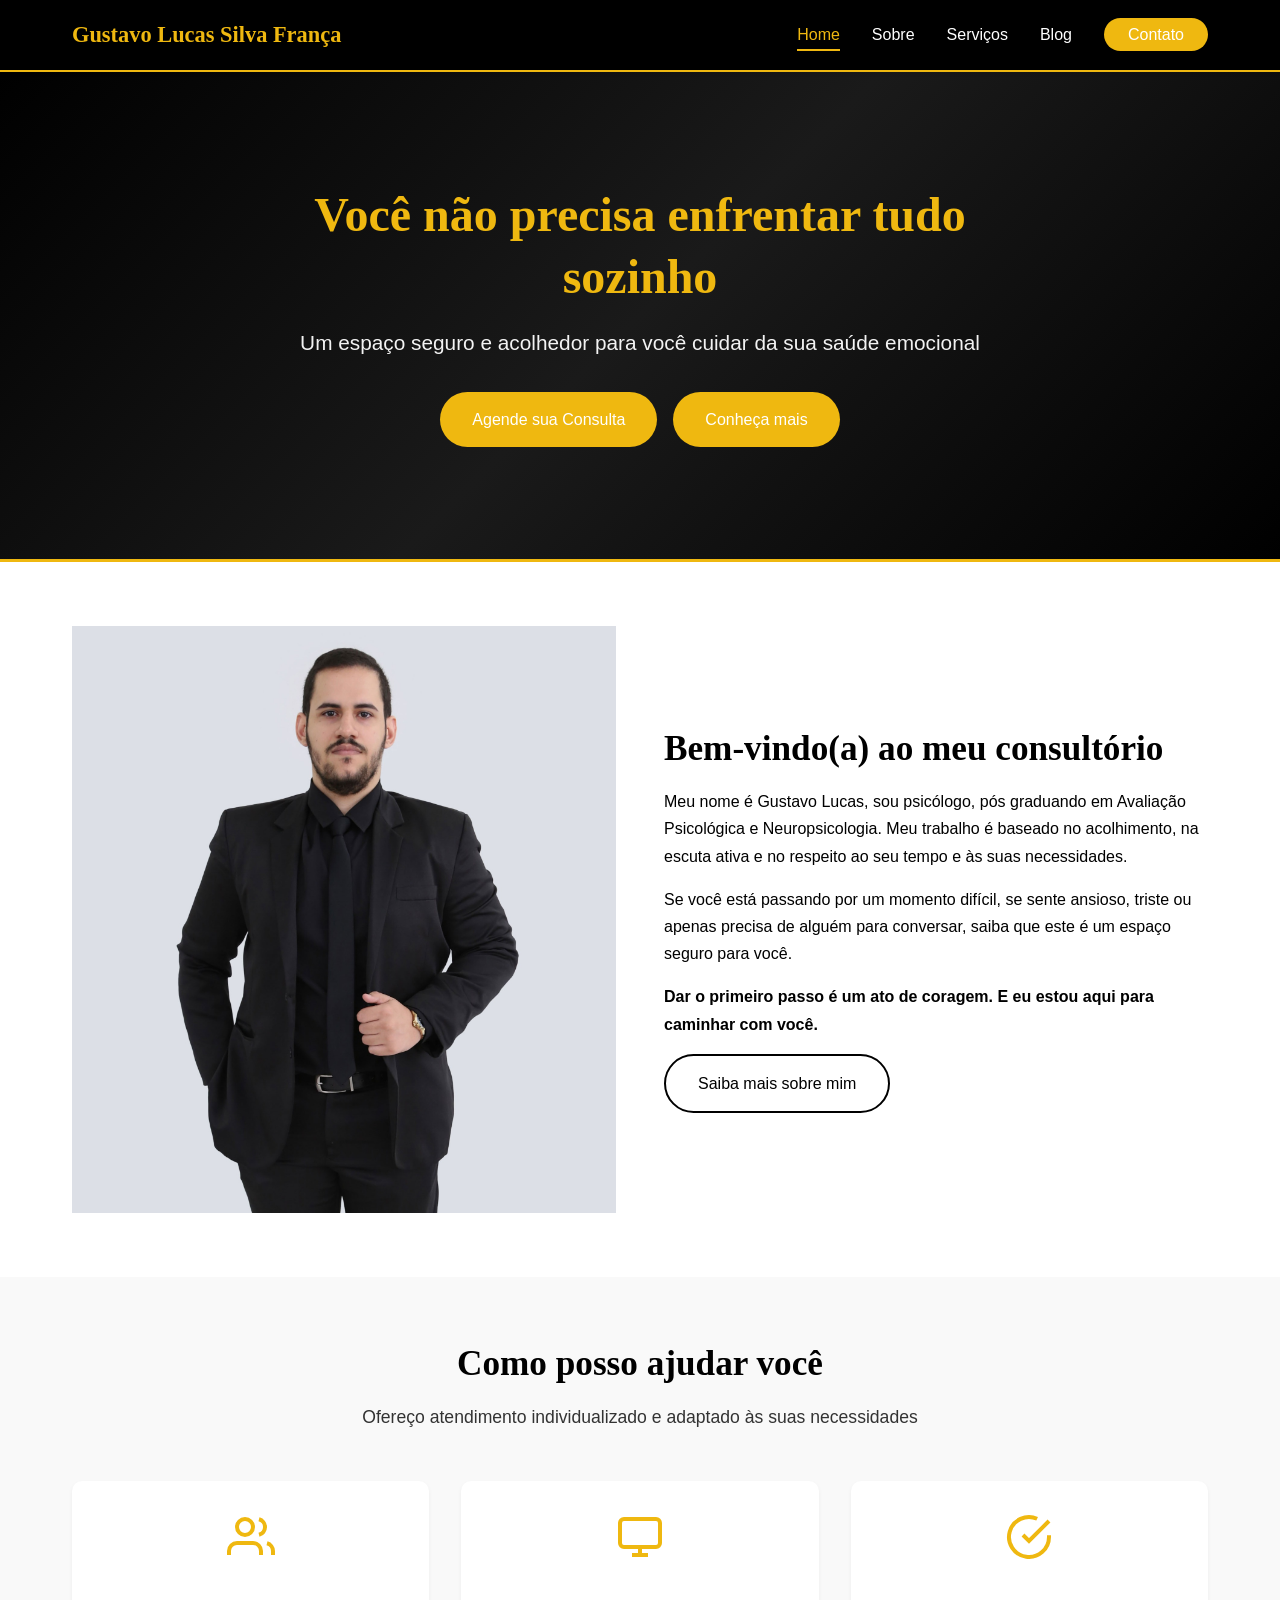
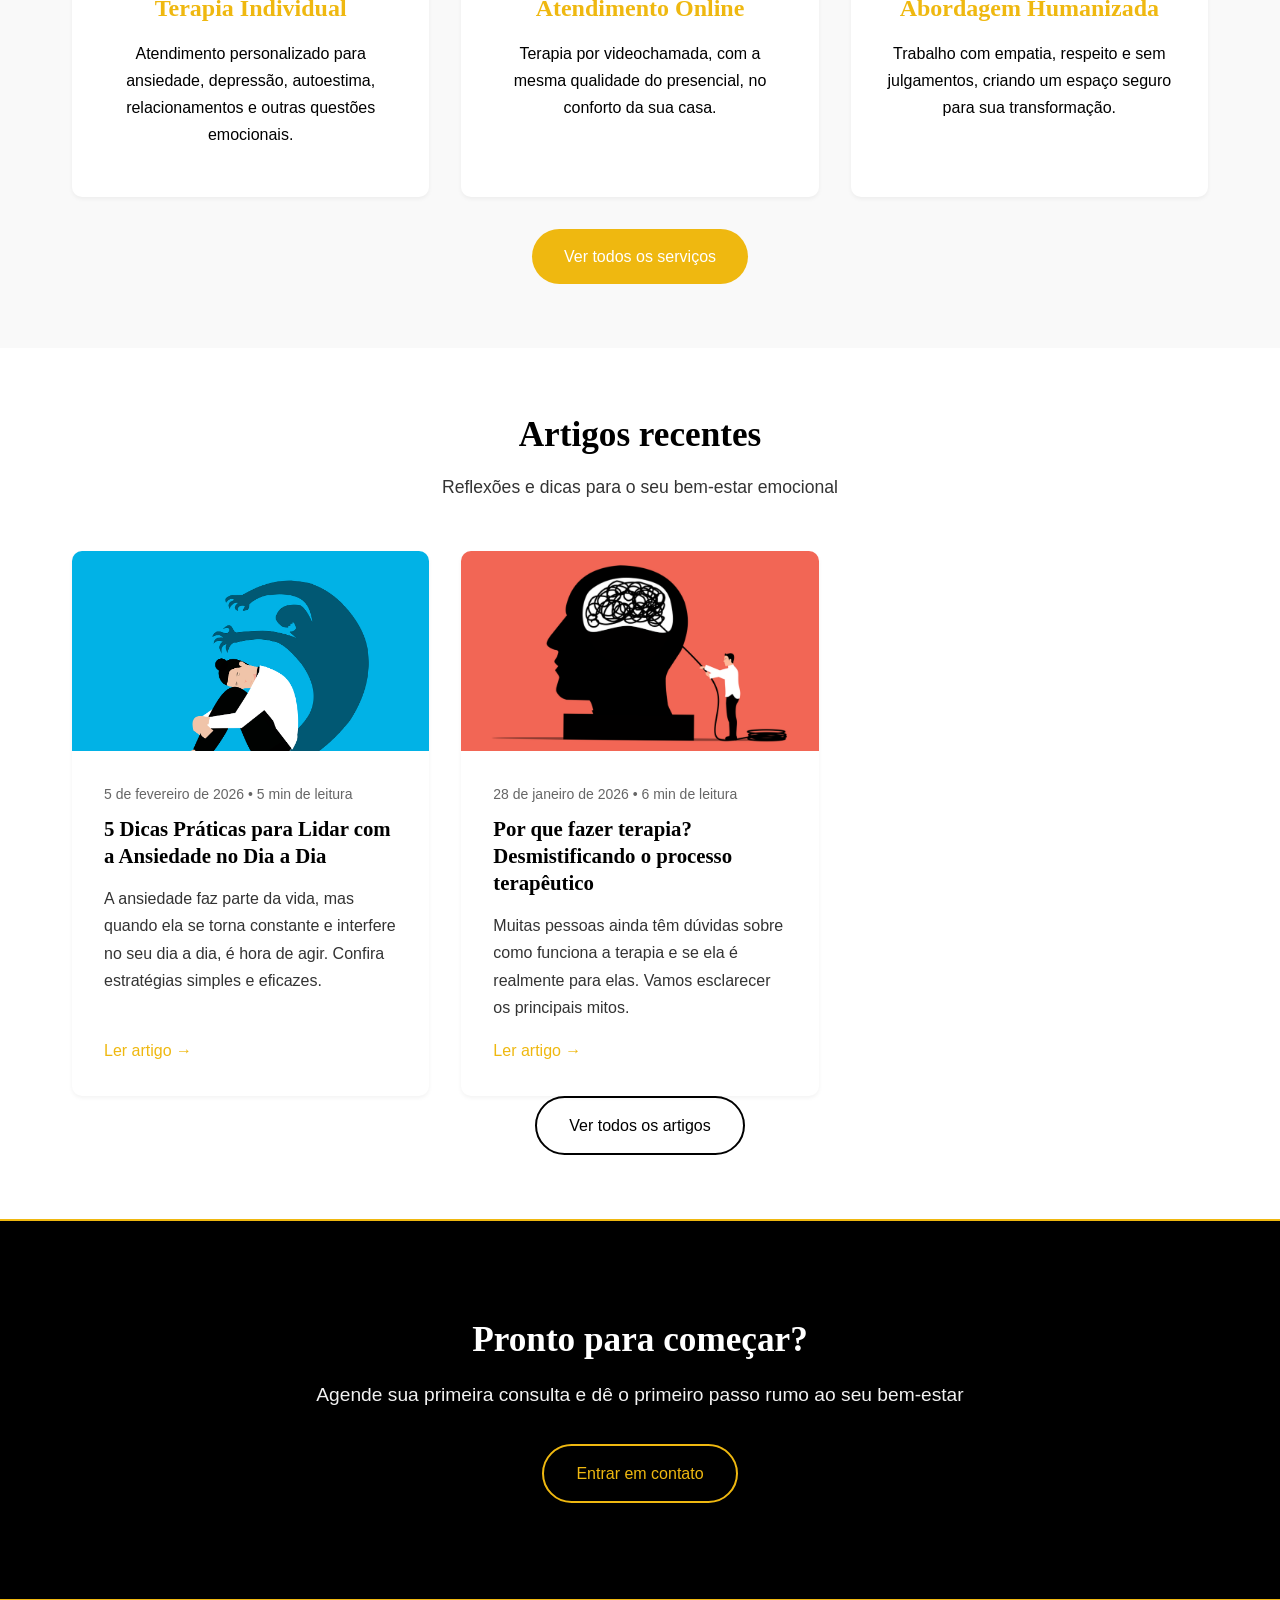
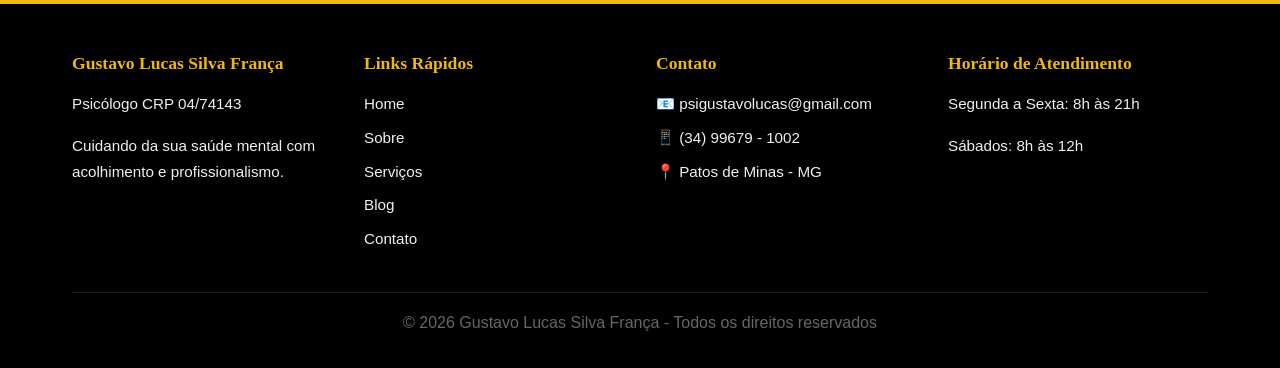
<file: author/index.html>
<!DOCTYPE html>
<html lang="pt-BR">
  <head>
    <meta charset="UTF-8" />
    <meta name="viewport" content="width=device-width, initial-scale=1.0" />
    <meta
      name="description"
      content="Psicoterapia acolhedora e profissional. Agende sua consulta e dê o primeiro passo para o seu bem-estar emocional."
    />
    <meta
      name="keywords"
      content="psicólogo, psicoterapia, terapia online, saúde mental, bem-estar emocional"
    />
    <title>
      Gustavo Lucas Silva França - Psicólogo | Terapia Acolhedora e Profissional
    </title>
    <link rel="icon" type="image/png" href="assets/images/favicon.png" />
    <link rel="stylesheet" href="css/styles.css" />
  </head>
  <body>
    <a href="https://wa.me/5534996791002?text=Olá,%20acessei%20o%20site%20e%20gostaria%20de%20informações." target="_blank" class="float-wpp">
        <i class="fa-brands fa-whatsapp"></i>
    </a>
    <!-- Header com navegação -->
    <header class="header">
      <nav class="navbar">
        <div class="container">
          <div class="nav-wrapper">
            <a href="index.html" class="logo">Gustavo Lucas Silva França</a>
            <button class="menu-toggle" aria-label="Abrir menu">
              <span></span>
              <span></span>
              <span></span>
            </button>
            <ul class="nav-menu">
              <li><a href="index.html" class="active">Home</a></li>
              <li><a href="sobre.html">Sobre</a></li>
              <li><a href="servicos.html">Serviços</a></li>
              <li><a href="blog.html">Blog</a></li>
              <li><a href="contato.html" class="btn-nav">Contato</a></li>
            </ul>
          </div>
        </div>
      </nav>
    </header>

    <!-- Seção Hero -->
    <section class="hero">
      <div class="container">
        <div class="hero-content">
          <h1 class="hero-title">Você não precisa enfrentar tudo sozinho</h1>
          <p class="hero-subtitle">
            Um espaço seguro e acolhedor para você cuidar da sua saúde emocional
          </p>
          <div class="hero-buttons">
            <a href="contato.html" class="btn btn-primary"
              >Agende sua Consulta</a
            >
            <a href="sobre.html" class="btn btn-secondary">Conheça mais</a>
          </div>
        </div>
      </div>
    </section>

    <!-- Seção de Boas-vindas -->
    <section class="welcome section">
      <div class="container">
        <div class="welcome-grid">
          <div class="welcome-image">
            <div class="welcome-image">
              <img
                src="assets/images/Me.jpg"
                alt="Foto do Psicólogo"
                class="profile-image"
              />
            </div>
          </div>
          <div class="welcome-text">
            <h2>Bem-vindo(a) ao meu consultório</h2>
            <p>
              Meu nome é Gustavo Lucas, sou psicólogo, pós graduando em
              Avaliação Psicológica e Neuropsicologia. Meu trabalho é baseado no
              acolhimento, na escuta ativa e no respeito ao seu tempo e às suas
              necessidades.
            </p>
            <p>
              Se você está passando por um momento difícil, se sente ansioso,
              triste ou apenas precisa de alguém para conversar, saiba que este
              é um espaço seguro para você.
            </p>
            <p>
              <strong
                >Dar o primeiro passo é um ato de coragem. E eu estou aqui para
                caminhar com você.</strong
              >
            </p>
            <a href="sobre.html" class="btn btn-outline"
              >Saiba mais sobre mim</a
            >
          </div>
        </div>
      </div>
    </section>

    <!-- Seção de Serviços -->
    <section class="services section bg-light">
      <div class="container">
        <div class="section-header">
          <h2>Como posso ajudar você</h2>
          <p>
            Ofereço atendimento individualizado e adaptado às suas necessidades
          </p>
        </div>
        <div class="services-grid">
          <article class="service-card">
            <div class="service-icon">
              <svg
                xmlns="http://www.w3.org/2000/svg"
                width="48"
                height="48"
                viewBox="0 0 24 24"
                fill="none"
                stroke="currentColor"
                stroke-width="2"
              >
                <path d="M17 21v-2a4 4 0 0 0-4-4H5a4 4 0 0 0-4 4v2"></path>
                <circle cx="9" cy="7" r="4"></circle>
                <path d="M23 21v-2a4 4 0 0 0-3-3.87"></path>
                <path d="M16 3.13a4 4 0 0 1 0 7.75"></path>
              </svg>
            </div>
            <h3>Terapia Individual</h3>
            <p>
              Atendimento personalizado para ansiedade, depressão, autoestima,
              relacionamentos e outras questões emocionais.
            </p>
          </article>
          <article class="service-card">
            <div class="service-icon">
              <svg
                xmlns="http://www.w3.org/2000/svg"
                width="48"
                height="48"
                viewBox="0 0 24 24"
                fill="none"
                stroke="currentColor"
                stroke-width="2"
              >
                <rect x="2" y="3" width="20" height="14" rx="2" ry="2"></rect>
                <line x1="8" y1="21" x2="16" y2="21"></line>
                <line x1="12" y1="17" x2="12" y2="21"></line>
              </svg>
            </div>
            <h3>Atendimento Online</h3>
            <p>
              Terapia por videochamada, com a mesma qualidade do presencial, no
              conforto da sua casa.
            </p>
          </article>
          <article class="service-card">
            <div class="service-icon">
              <svg
                xmlns="http://www.w3.org/2000/svg"
                width="48"
                height="48"
                viewBox="0 0 24 24"
                fill="none"
                stroke="currentColor"
                stroke-width="2"
              >
                <path d="M22 11.08V12a10 10 0 1 1-5.93-9.14"></path>
                <polyline points="22 4 12 14.01 9 11.01"></polyline>
              </svg>
            </div>
            <h3>Abordagem Humanizada</h3>
            <p>
              Trabalho com empatia, respeito e sem julgamentos, criando um
              espaço seguro para sua transformação.
            </p>
          </article>
        </div>
        <div class="text-center">
          <a href="servicos.html" class="btn btn-primary"
            >Ver todos os serviços</a
          >
        </div>
      </div>
    </section>

    <!-- Seção do Blog -->
    <section class="blog-preview section">
      <div class="container">
        <div class="section-header">
          <h2>Artigos recentes</h2>
          <p>Reflexões e dicas para o seu bem-estar emocional</p>
        </div>
        <div class="blog-grid" id="home-blog-posts">
          <!-- Artigos serão carregados via JavaScript -->
        </div>
        <div class="text-center">
          <a href="blog.html" class="btn btn-outline">Ver todos os artigos</a>
        </div>
      </div>
    </section>

    <!-- Seção CTA -->
    <section class="cta section bg-primary">
      <div class="container">
        <div class="cta-content">
          <h2>Pronto para começar?</h2>
          <p>
            Agende sua primeira consulta e dê o primeiro passo rumo ao seu
            bem-estar
          </p>
          <a href="contato.html" class="btn btn-white">Entrar em contato</a>
        </div>
      </div>
    </section>

    <!-- Footer -->
    <footer class="footer">
      <div class="container">
        <div class="footer-grid">
          <div class="footer-col">
            <h4>Gustavo Lucas Silva França</h4>
            <p>Psicólogo CRP 04/74143</p>
            <p>
              Cuidando da sua saúde mental com acolhimento e profissionalismo.
            </p>
          </div>
          <div class="footer-col">
            <h4>Links Rápidos</h4>
            <ul>
              <li><a href="index.html">Home</a></li>
              <li><a href="sobre.html">Sobre</a></li>
              <li><a href="servicos.html">Serviços</a></li>
              <li><a href="blog.html">Blog</a></li>
              <li><a href="contato.html">Contato</a></li>
            </ul>
          </div>
          <div class="footer-col">
            <h4>Contato</h4>
            <ul>
              <li>📧 psigustavolucas@gmail.com</li>
              <li>📱 (34) 99679 - 1002</li>
              <li>📍 Patos de Minas - MG</li>
            </ul>
          </div>
          <div class="footer-col">
            <h4>Horário de Atendimento</h4>
            <p>Segunda a Sexta: 8h às 21h</p>
            <p>Sábados: 8h às 12h</p>
          </div>
        </div>
        <div class="footer-bottom">
          <p>
            &copy; 2026 Gustavo Lucas Silva França - Todos os direitos
            reservados
          </p>
        </div>
      </div>
    </footer>

    <!-- Scripts -->
    <script src="js/main.js"></script>
    <script src="js/blog.js"></script>
  </body>
</html>
</file>
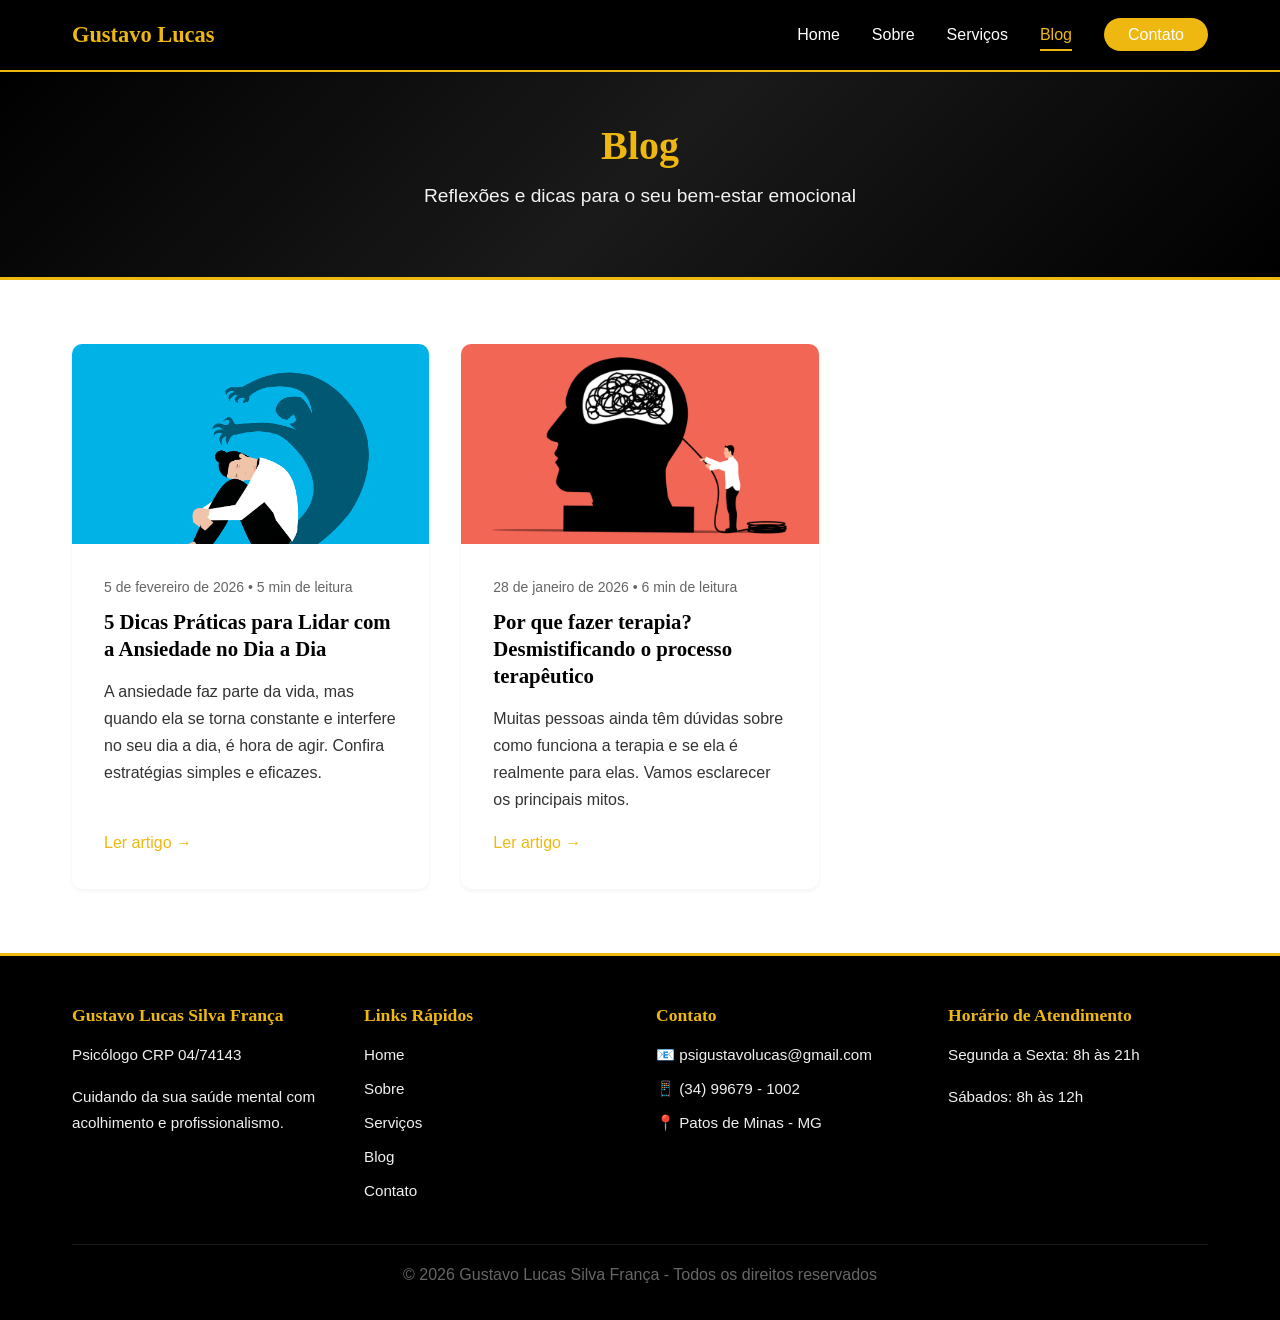
<file: author/blog.html>
<!DOCTYPE html>
<html lang="pt-BR">
  <head>
    <meta charset="UTF-8" />
    <meta name="viewport" content="width=device-width, initial-scale=1.0" />
    <meta
      name="description"
      content="Artigos e reflexões sobre saúde mental, bem-estar emocional e desenvolvimento pessoal."
    />
    <title>Gustavo Lucas Silva França | Artigos sobre Saúde Mental</title>
    <link rel="icon" type="image/png" href="assets/images/favicon.png" />
    <link rel="stylesheet" href="css/styles.css" />
  </head>
  <body>
    <header class="header">
      <nav class="navbar">
        <div class="container">
          <div class="nav-wrapper">
            <a href="index.html" class="logo">Gustavo Lucas</a>
            <button class="menu-toggle" aria-label="Abrir menu">
              <span></span>
              <span></span>
              <span></span>
            </button>
            <ul class="nav-menu">
              <li><a href="index.html">Home</a></li>
              <li><a href="sobre.html">Sobre</a></li>
              <li><a href="servicos.html">Serviços</a></li>
              <li><a href="blog.html" class="active">Blog</a></li>
              <li><a href="contato.html" class="btn-nav">Contato</a></li>
            </ul>
          </div>
        </div>
      </nav>
    </header>

    <main>
      <section class="page-hero">
        <div class="container">
          <h1>Blog</h1>
          <p>Reflexões e dicas para o seu bem-estar emocional</p>
        </div>
      </section>

      <section class="blog-list section">
        <div class="container">
          <div class="blog-grid" id="blog-posts">
            <!-- Artigos serão carregados via JavaScript -->
          </div>
        </div>
      </section>
    </main>

    <footer class="footer">
      <div class="container">
        <div class="footer-grid">
          <div class="footer-col">
            <h4>Gustavo Lucas Silva França</h4>
            <p>Psicólogo CRP 04/74143</p>
            <p>
              Cuidando da sua saúde mental com acolhimento e profissionalismo.
            </p>
          </div>
          <div class="footer-col">
            <h4>Links Rápidos</h4>
            <ul>
              <li><a href="index.html">Home</a></li>
              <li><a href="sobre.html">Sobre</a></li>
              <li><a href="servicos.html">Serviços</a></li>
              <li><a href="blog.html">Blog</a></li>
              <li><a href="contato.html">Contato</a></li>
            </ul>
          </div>
          <div class="footer-col">
            <h4>Contato</h4>
            <ul>
              <li>📧 psigustavolucas@gmail.com</li>
              <li>📱 (34) 99679 - 1002</li>
              <li>📍 Patos de Minas - MG</li>
            </ul>
          </div>
          <div class="footer-col">
            <h4>Horário de Atendimento</h4>
            <p>Segunda a Sexta: 8h às 21h</p>
            <p>Sábados: 8h às 12h</p>
          </div>
        </div>
        <div class="footer-bottom">
          <p>
            &copy; 2026 Gustavo Lucas Silva França - Todos os direitos
            reservados
          </p>
        </div>
      </div>
    </footer>

    <script src="js/main.js"></script>
    <script src="js/blog.js"></script>
  </body>
</html>
</file>
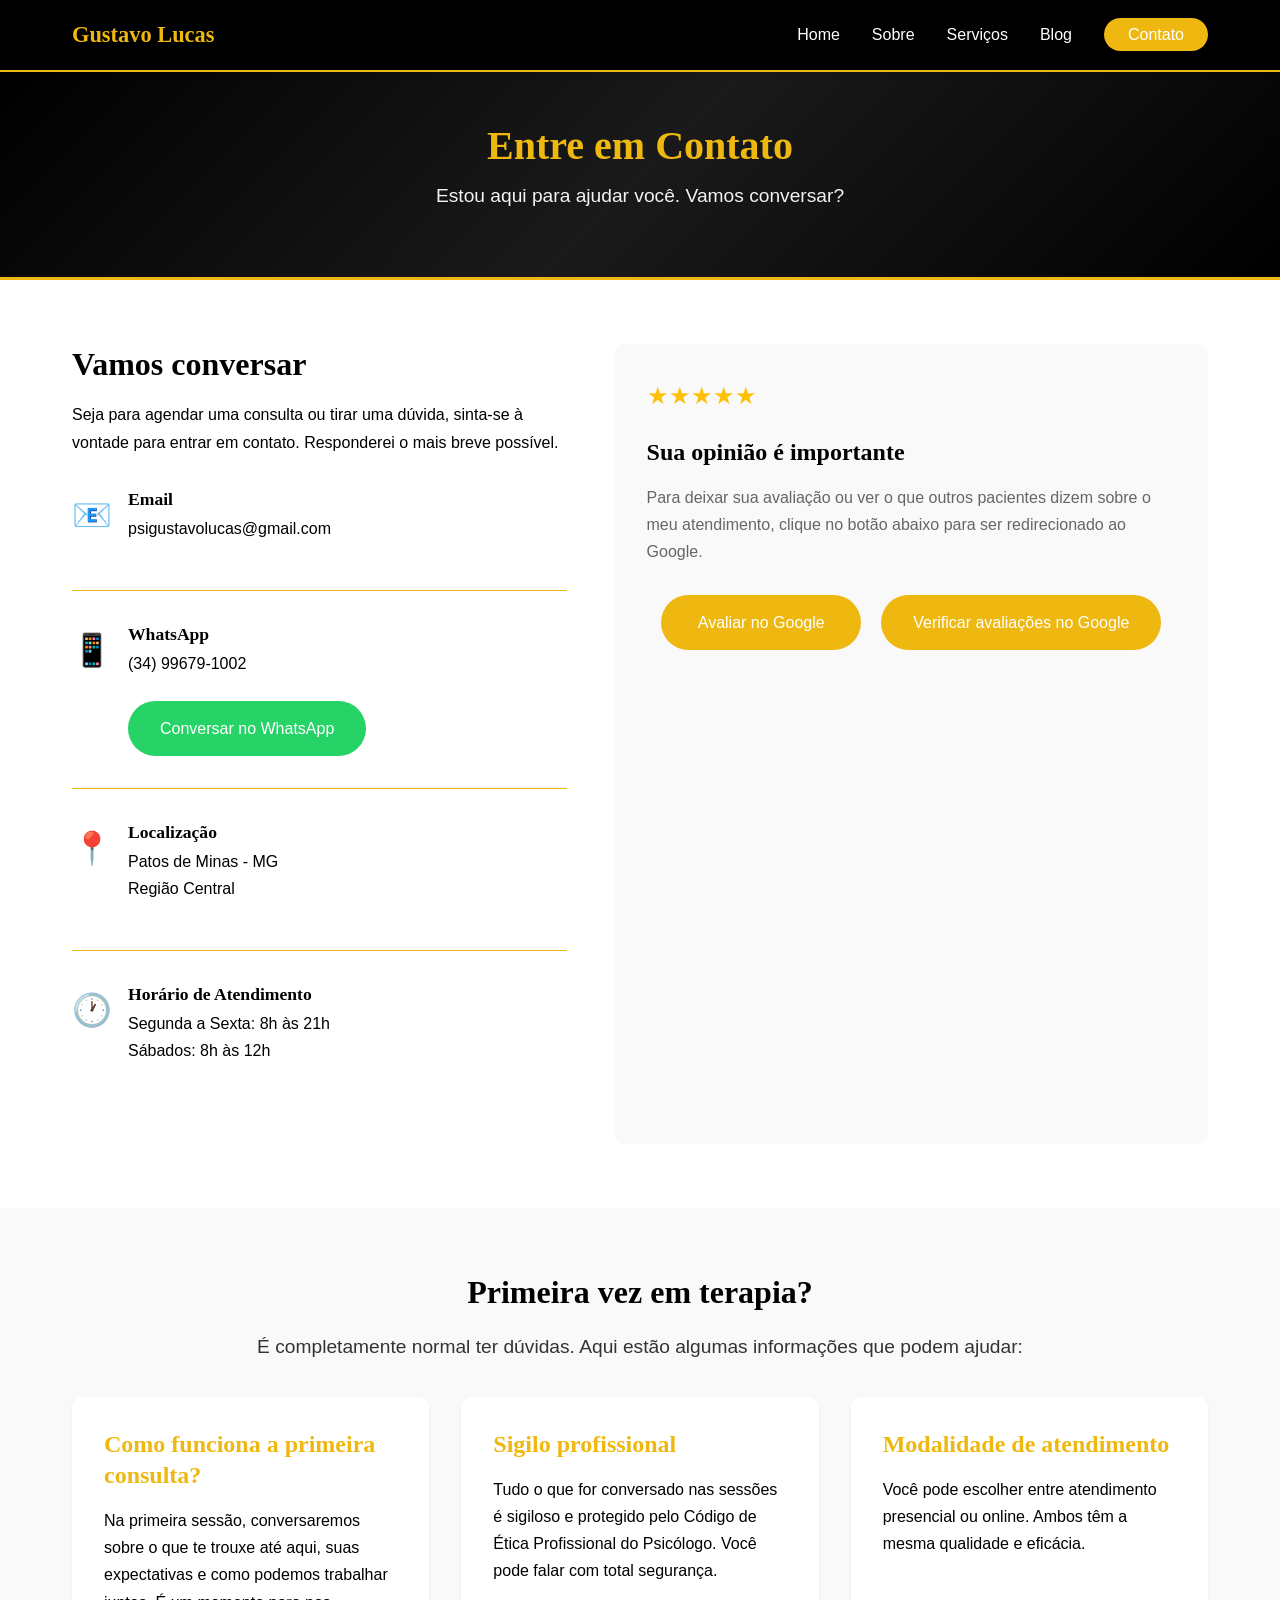
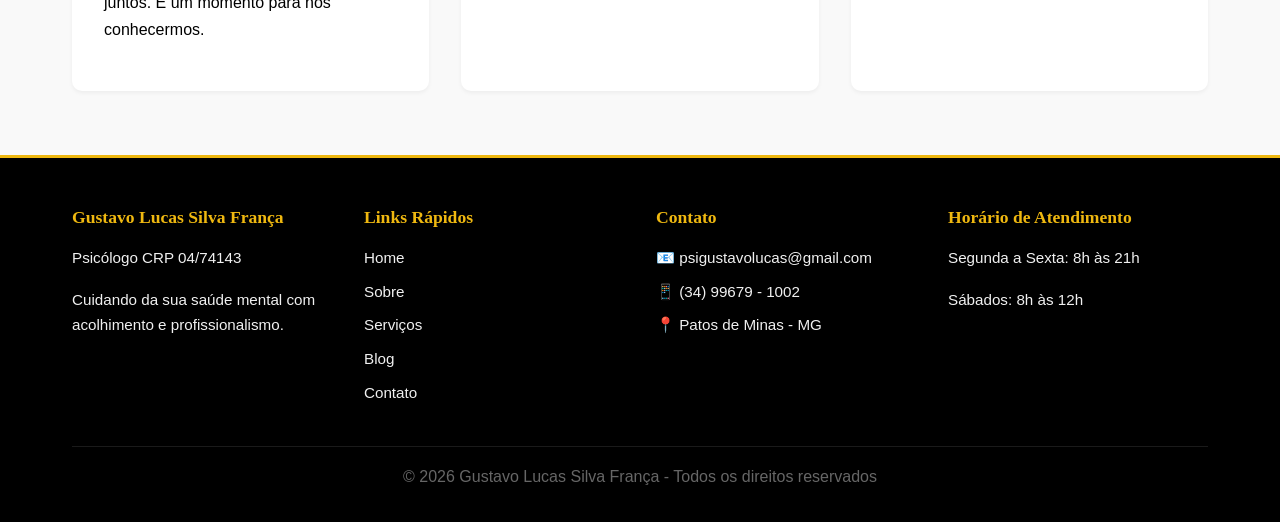
<file: author/contato.html>
<!DOCTYPE html>
<html lang="pt-BR">
<head>
    <meta charset="UTF-8">
    <meta name="viewport" content="width=device-width, initial-scale=1.0">
    <meta name="description" content="Entre em contato e agende sua consulta com a Gustavo Lucas.">
    <title>Contato - Gustavo Lucas - Psicólogo | Agende sua Consulta</title>
    <link rel="icon" type="image/png" href="assets/images/favicon.png">
    <link rel="stylesheet" href="css/styles.css">
    <style>
        /* Estilos adicionais para a seção de avaliações */
        .reviews-redirect-wrapper .button-group {
            display: flex;
            gap: 20px;           /* Espaço entre os botões */
            justify-content: center; /* Centraliza os botões */
            flex-wrap: wrap;     /* Faz eles quebrarem linha em celulares pequenos */
        }

        /* Garante que os botões fiquem com um tamanho legal */
        .reviews-redirect-wrapper .btn {
            min-width: 200px; 
            margin-bottom: 0;   /* Reseta margens antigas */
        }
        .reviews-redirect-wrapper .stars {
            font-size: 24px;
            color: #ffc107;
            margin-bottom: 20px;
        }
        .reviews-redirect-wrapper p {
            margin-bottom: 30px;
            color: #666;
        }
    </style>
</head>
<body>
    <header class="header">
        <nav class="navbar">
            <div class="container">
                <div class="nav-wrapper">
                    <a href="index.html" class="logo">Gustavo Lucas</a>
                    <button class="menu-toggle" aria-label="Abrir menu">
                        <span></span>
                        <span></span>
                        <span></span>
                    </button>
                    <ul class="nav-menu">
                        <li><a href="index.html">Home</a></li>
                        <li><a href="sobre.html">Sobre</a></li>
                        <li><a href="servicos.html">Serviços</a></li>
                        <li><a href="blog.html">Blog</a></li>
                        <li><a href="contato.html" class="btn-nav active">Contato</a></li>
                    </ul>
                </div>
            </div>
        </nav>
    </header>

    <main>
        <section class="page-hero">
            <div class="container">
                <h1>Entre em Contato</h1>
                <p>Estou aqui para ajudar você. Vamos conversar?</p>
            </div>
        </section>

        <section class="contact-section section">
            <div class="container">
                <div class="contact-grid">
                    <!-- Informações de contato -->
                    <div class="contact-info">
                        <h2>Vamos conversar</h2>
                        <p>Seja para agendar uma consulta ou tirar uma dúvida, sinta-se à vontade para entrar em contato. Responderei o mais breve possível.</p>
                        
                        <div class="contact-methods">
                            <div class="contact-method">
                                <div class="contact-icon">📧</div>
                                <div>
                                    <h3>Email</h3>
                                    <p>psigustavolucas@gmail.com</p>
                                </div>
                            </div>
                            <div class="contact-method">
                                <div class="contact-icon">📱</div>
                                <div>
                                    <h3>WhatsApp</h3>
                                    <p>(34) 99679-1002</p>
                                    <a href="https://wa.me/553496791002" target="_blank" class="btn btn-whatsapp">
                                        Conversar no WhatsApp
                                    </a>
                                </div>
                            </div>
                            <div class="contact-method">
                                <div class="contact-icon">📍</div>
                                <div>
                                    <h3>Localização</h3>
                                    <p>Patos de Minas - MG<br>Região Central</p>
                                </div>
                            </div>
                            <div class="contact-method">
                                <div class="contact-icon">🕐</div>
                                <div>
                                    <h3>Horário de Atendimento</h3>
                                    <p>Segunda a Sexta: 8h às 21h<br>Sábados: 8h às 12h</p>
                                </div>
                            </div>
                        </div>
                    </div>

                    <!-- Redirecionamento para Avaliações (Substituindo o Formulário) -->
                    <div class="contact-form-wrapper">
                        <div class="reviews-redirect-wrapper">
                            <div class="stars">★★★★★</div>
                            <h3>Sua opinião é importante</h3>
                            <p>Para deixar sua avaliação ou ver o que outros pacientes dizem sobre o meu atendimento, clique no botão abaixo para ser redirecionado ao Google.</p>
                            
                            <div class="button-group">
                            <a href="https://g.page/r/CS2Oo0RUBaBxEBI/review" target="_blank" class="btn btn-primary">
                                Avaliar no Google
                            </a>
                            
                            <a href="https://share.google/jCehsm8tZxp5Xc7pG" target="_blank" class="btn btn-primary">
                                Verificar avaliações no Google
                            </a>
                        </div>
                        </div>
                        </div>
                    </div>
                </div>
            </div>
        </section>

        <!-- Seção de informações adicionais -->
        <section class="contact-extra section bg-light">
            <div class="container">
                <div class="text-center">
                    <h2>Primeira vez em terapia?</h2>
                    <p class="lead">É completamente normal ter dúvidas. Aqui estão algumas informações que podem ajudar:</p>
                </div>
                <div class="info-cards">
                    <div class="info-card">
                        <h3>Como funciona a primeira consulta?</h3>
                        <p>Na primeira sessão, conversaremos sobre o que te trouxe até aqui, suas expectativas e como podemos trabalhar juntos. É um momento para nos conhecermos.</p>
                    </div>
                    <div class="info-card">
                        <h3>Sigilo profissional</h3>
                        <p>Tudo o que for conversado nas sessões é sigiloso e protegido pelo Código de Ética Profissional do Psicólogo. Você pode falar com total segurança.</p>
                    </div>
                    <div class="info-card">
                        <h3>Modalidade de atendimento</h3>
                        <p>Você pode escolher entre atendimento presencial ou online. Ambos têm a mesma qualidade e eficácia.</p>
                    </div>
                </div>
            </div>
        </section>
    </main>

    <footer class="footer">
        <div class="container">
            <div class="footer-grid">
                <div class="footer-col">
                    <h4>Gustavo Lucas Silva França</h4>
                    <p>Psicólogo CRP 04/74143</p>
                    <p>Cuidando da sua saúde mental com acolhimento e profissionalismo.</p>
                </div>
                <div class="footer-col">
                    <h4>Links Rápidos</h4>
                    <ul>
                        <li><a href="index.html">Home</a></li>
                        <li><a href="sobre.html">Sobre</a></li>
                        <li><a href="servicos.html">Serviços</a></li>
                        <li><a href="blog.html">Blog</a></li>
                        <li><a href="contato.html">Contato</a></li>
                    </ul>
                </div>
                <div class="footer-col">
                    <h4>Contato</h4>
                    <ul>
                        <li>📧 psigustavolucas@gmail.com</li>
                        <li>📱 (34) 99679 - 1002</li>
                        <li>📍 Patos de Minas - MG</li>
                    </ul>
                </div>
                <div class="footer-col">
                    <h4>Horário de Atendimento</h4>
                    <p>Segunda a Sexta: 8h às 21h</p>
                    <p>Sábados: 8h às 12h</p>
                </div>
            </div>
            <div class="footer-bottom">
                <p>&copy; 2026 Gustavo Lucas Silva França - Todos os direitos reservados</p>
            </div>
        </div>
    </footer>

    <script src="js/main.js"></script>
</body>
</html>
</file>
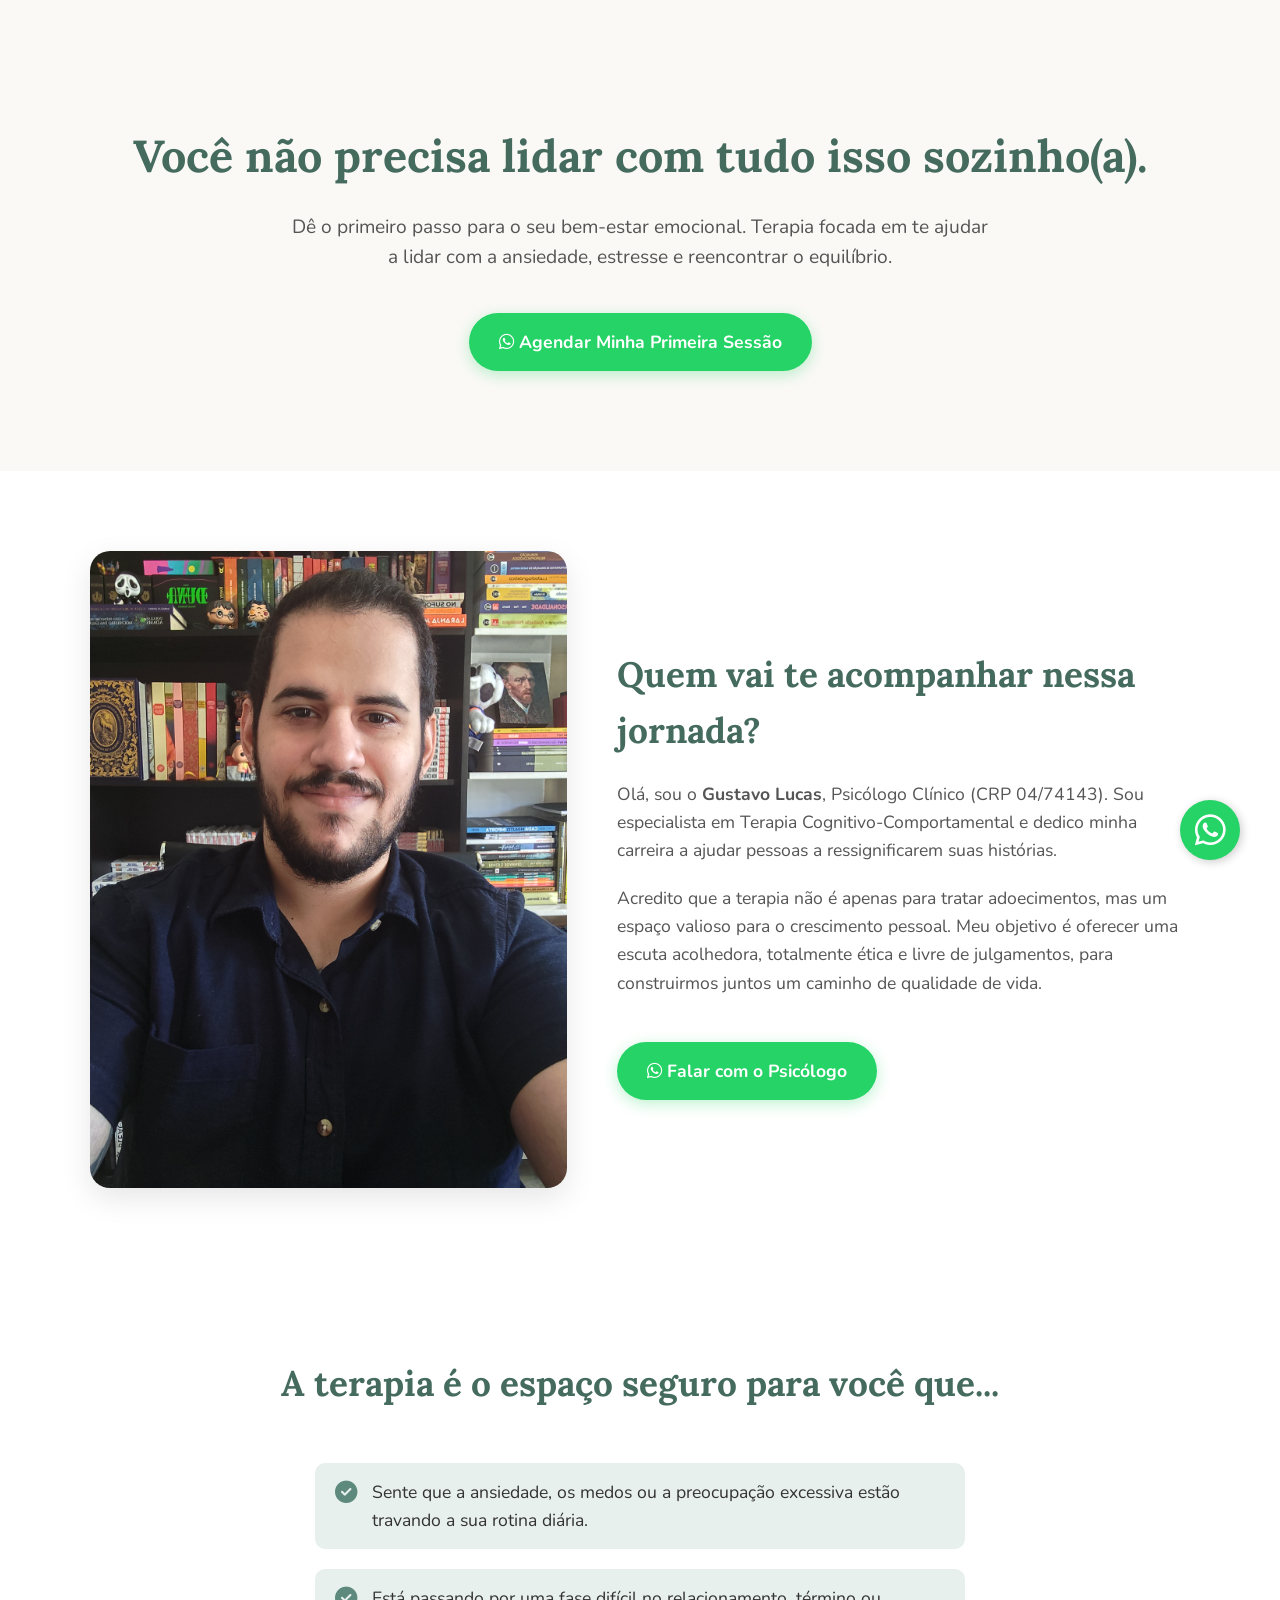
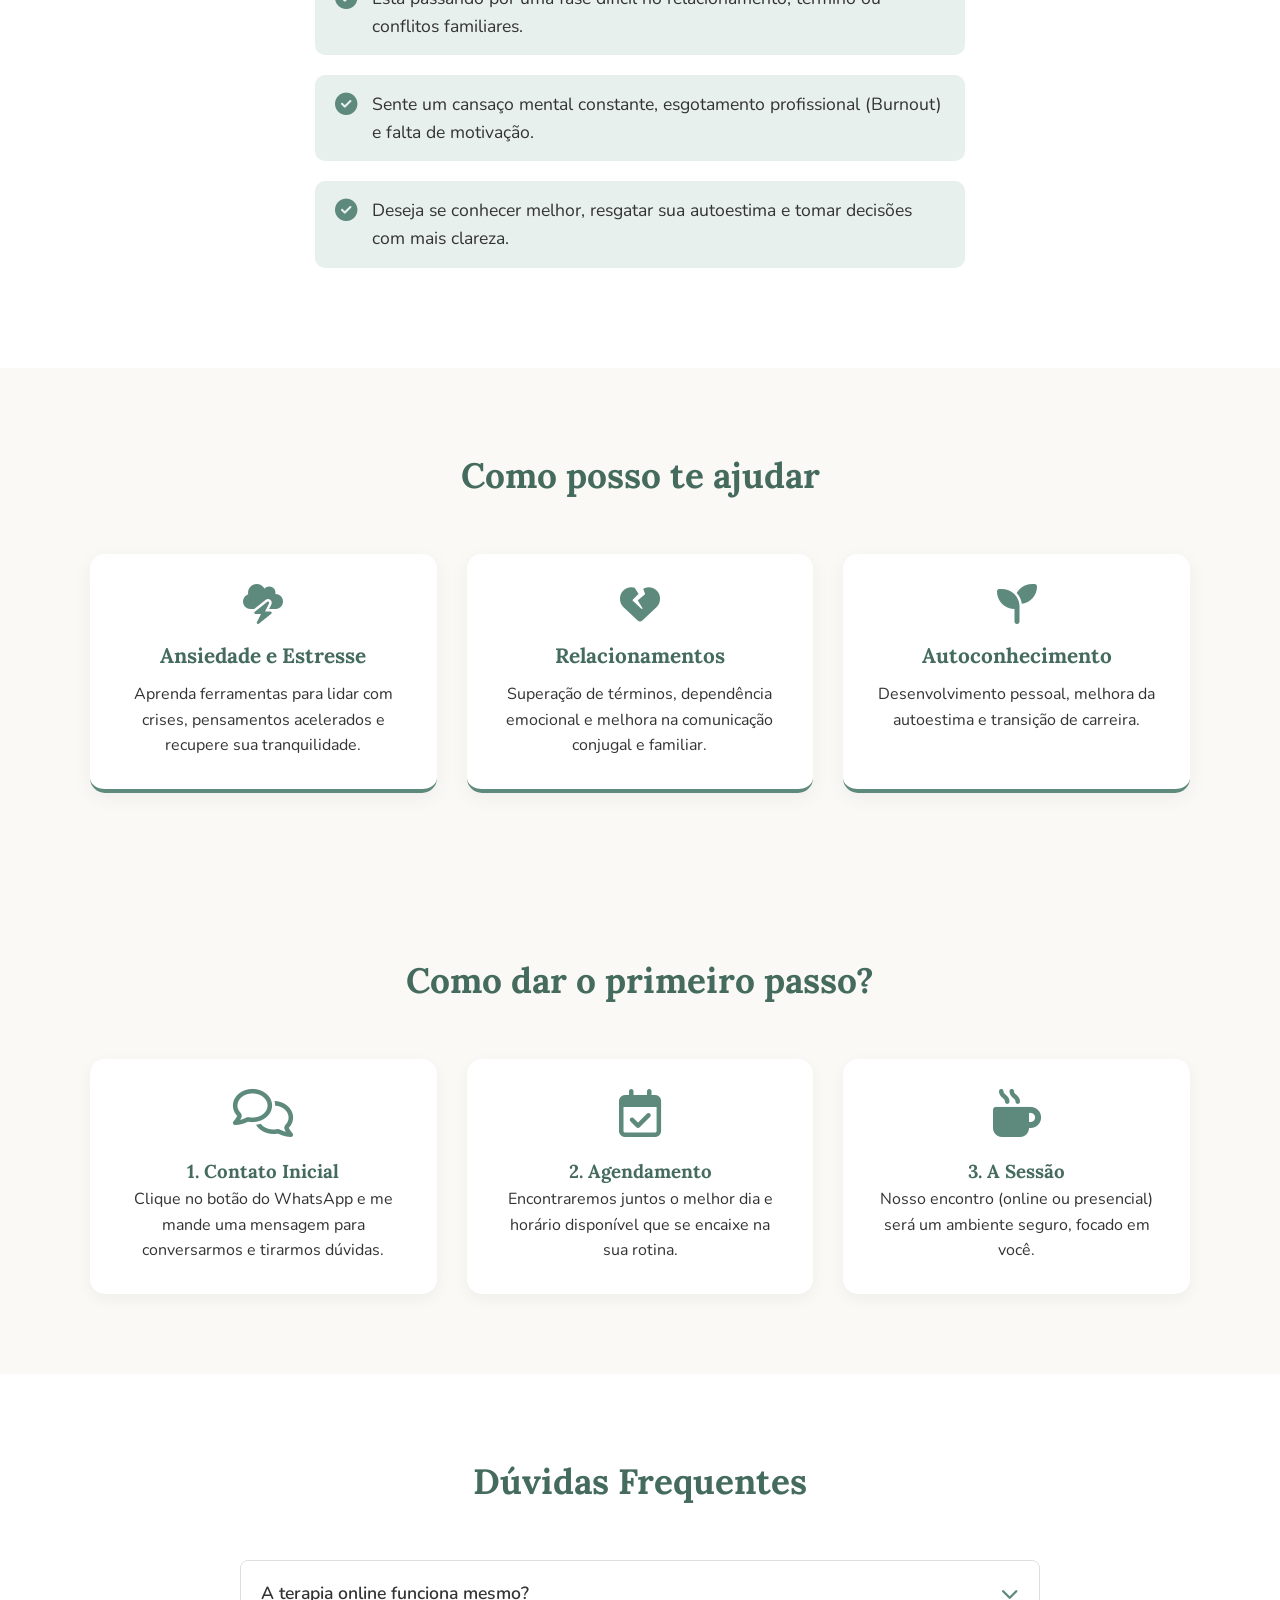
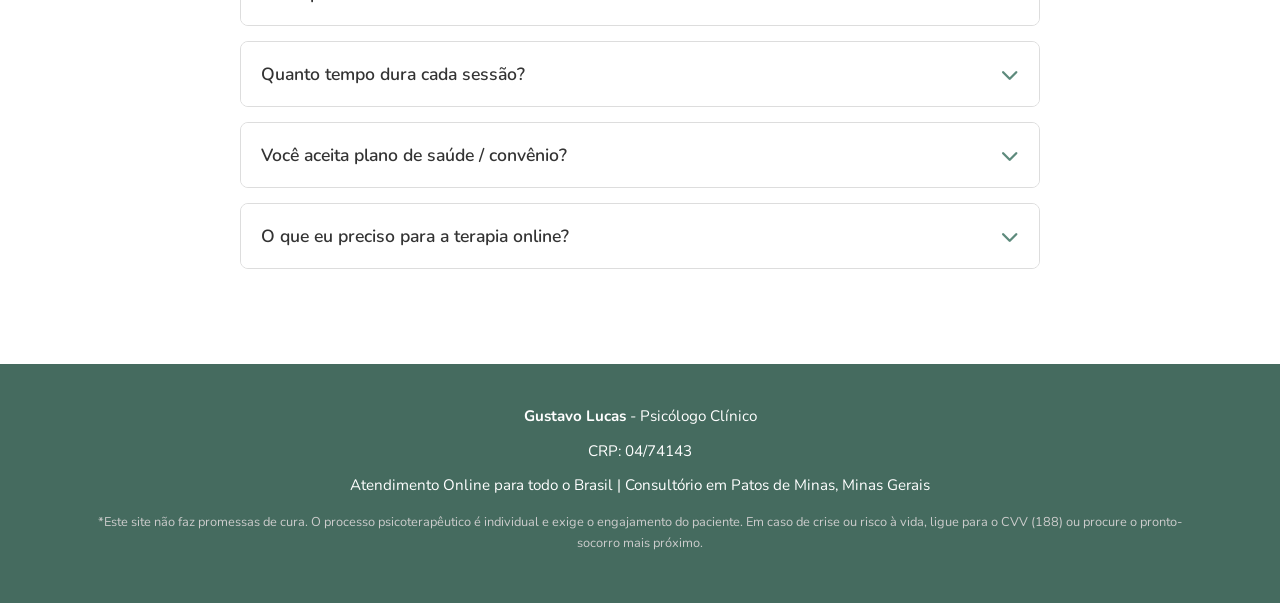
<file: author/indexLP.html>
<!DOCTYPE html>
<html lang="pt-BR">
<head>
    <meta charset="UTF-8">
    <meta name="viewport" content="width=device-width, initial-scale=1.0">
    <title>Psicologia Clínica | Agende sua Sessão</title>
    
    <link rel="preconnect" href="https://fonts.googleapis.com">
    <link rel="preconnect" href="https://fonts.gstatic.com" crossorigin>
    <link href="https://fonts.googleapis.com/css2?family=Lora:ital,wght@0,400;0,600&family=Nunito:wght@300;400;600;700&display=swap" rel="stylesheet">
    
    <link rel="stylesheet" href="https://cdnjs.cloudflare.com/ajax/libs/font-awesome/6.4.0/css/all.min.css">

    <style>
        /* Paleta de Cores e Variáveis */
        :root {
            --primary-color: #5d8a7c; 
            --primary-dark: #456b5f;
            --primary-light: #e8f0ed;
            --bg-color: #faf9f6; 
            --text-dark: #333333;
            --text-light: #555555;
            --whatsapp: #25d366;
            --whatsapp-dark: #1ea952;
            --white: #ffffff;
        }

        /* Reset Básico */
        * {
            margin: 0;
            padding: 0;
            box-sizing: border-box;
        }

        body {
            font-family: 'Nunito', sans-serif;
            background-color: var(--bg-color);
            color: var(--text-dark);
            line-height: 1.6;
        }

        h1, h2, h3 {
            font-family: 'Lora', serif;
            color: var(--primary-dark);
        }

        a { text-decoration: none; }

        .container {
            width: 90%;
            max-width: 1100px;
            margin: 0 auto;
        }

        /* Botões */
        .btn-wpp {
            display: inline-block;
            background-color: var(--whatsapp);
            color: var(--white);
            padding: 15px 30px;
            border-radius: 30px;
            font-size: 1.1rem;
            font-weight: 700;
            box-shadow: 0 4px 15px rgba(37, 211, 102, 0.3);
            transition: all 0.3s ease;
        }
        
        .btn-wpp:hover {
            background-color: var(--whatsapp-dark);
            transform: translateY(-2px);
            color: var(--white);
        }

        /* WhatsApp Flutuante */
        .float-wpp {
            position: fixed;
            width: 60px;
            height: 60px;
            bottom: 40px;
            right: 40px;
            background-color: var(--whatsapp);
            color: #FFF;
            border-radius: 50px;
            text-align: center;
            font-size: 35px;
            box-shadow: 2px 2px 10px rgba(0,0,0,0.2);
            z-index: 100;
            display: flex;
            align-items: center;
            justify-content: center;
            transition: transform 0.3s;
        }

        .float-wpp:hover {
            transform: scale(1.1);
        }

        /* Hero Section */
        .hero {
            padding: 120px 0 100px 0;
            text-align: center;
            background: linear-gradient(rgba(250, 249, 246, 0.9), rgba(250, 249, 246, 0.9)), url('https://images.unsplash.com/photo-1499209974431-9dddcece7f88?ixlib=rb-4.0.3&auto=format&fit=crop&w=1920&q=80') center/cover;
        }
        
        .hero h1 {
            font-size: 2.8rem;
            margin-bottom: 20px;
        }
        
        .hero p {
            font-size: 1.2rem;
            color: var(--text-light);
            margin-bottom: 40px;
            max-width: 700px;
            margin-left: auto;
            margin-right: auto;
        }

        /* Identificação */
        .identification {
            padding: 80px 0;
            background-color: var(--white);
        }

        .section-title {
            text-align: center;
            font-size: 2.2rem;
            margin-bottom: 50px;
        }

        .check-list {
            list-style: none;
            max-width: 650px;
            margin: 0 auto;
        }

        .check-list li {
            font-size: 1.1rem;
            margin-bottom: 20px;
            display: flex;
            align-items: flex-start;
            background: var(--primary-light);
            padding: 15px 20px;
            border-radius: 10px;
        }

        .check-list li i {
            color: var(--primary-color);
            margin-right: 15px;
            font-size: 1.4rem;
            margin-top: 3px;
        }

        /* Especialidades (Nova Seção) */
        .specialties {
            padding: 80px 0;
            background-color: var(--bg-color);
        }

        .cards-grid {
            display: grid;
            grid-template-columns: repeat(auto-fit, minmax(280px, 1fr));
            gap: 30px;
        }

        .card {
            background-color: var(--white);
            padding: 30px;
            border-radius: 15px;
            box-shadow: 0 5px 20px rgba(0,0,0,0.05);
            text-align: center;
            border-bottom: 4px solid var(--primary-color);
        }

        .card i {
            font-size: 2.5rem;
            color: var(--primary-color);
            margin-bottom: 15px;
        }

        .card h3 {
            font-size: 1.3rem;
            margin-bottom: 10px;
        }

        /* Sobre o Profissional */
        .about {
            padding: 80px 0;
            background-color: var(--white);
        }

        .about-content {
            display: flex;
            align-items: center;
            gap: 50px;
            flex-wrap: wrap;
        }

        .about-img {
            flex: 1;
            min-width: 300px;
        }

        .about-img img {
            width: 100%;
            border-radius: 20px;
            box-shadow: 0 10px 30px rgba(0,0,0,0.1);
        }

        .about-text {
            flex: 1.2;
            min-width: 300px;
        }

        .about-text h2 {
            font-size: 2.2rem;
            margin-bottom: 20px;
        }

        .about-text p {
            margin-bottom: 20px;
            color: var(--text-light);
            font-size: 1.1rem;
        }

        /* Como Funciona */
        .how-it-works {
            padding: 80px 0;
            background-color: var(--bg-color);
        }

        .steps-container {
            display: flex;
            justify-content: space-between;
            gap: 30px;
            flex-wrap: wrap;
        }

        .step-box {
            flex: 1;
            min-width: 250px;
            text-align: center;
            padding: 30px;
            background-color: var(--white);
            border-radius: 15px;
            box-shadow: 0 5px 15px rgba(0,0,0,0.05);
        }

        .step-box i {
            font-size: 3rem;
            color: var(--primary-color);
            margin-bottom: 20px;
        }

        /* FAQ (Nova Seção) */
        .faq-section {
            padding: 80px 0;
            background-color: var(--white);
        }

        .faq-container {
            max-width: 800px;
            margin: 0 auto;
        }

        .faq-item {
            border: 1px solid #ddd;
            margin-bottom: 15px;
            border-radius: 8px;
            overflow: hidden;
        }

        .faq-question {
            background-color: #fff;
            padding: 20px;
            width: 100%;
            text-align: left;
            border: none;
            outline: none;
            font-size: 1.1rem;
            font-family: 'Nunito', sans-serif;
            font-weight: 600;
            color: var(--text-dark);
            cursor: pointer;
            display: flex;
            justify-content: space-between;
            align-items: center;
            transition: background-color 0.3s ease;
        }

        .faq-question:hover {
            background-color: var(--primary-light);
        }

        .faq-answer {
            padding: 0 20px;
            background-color: #fff;
            max-height: 0;
            overflow: hidden;
            transition: max-height 0.3s ease, padding 0.3s ease;
            color: var(--text-light);
        }

        .faq-item.active .faq-answer {
            padding: 20px;
            max-height: 200px; /* Altura suficiente para o texto */
            border-top: 1px solid #eee;
        }

        .faq-item.active .faq-question i {
            transform: rotate(180deg);
        }

        .faq-question i {
            transition: transform 0.3s ease;
            color: var(--primary-color);
        }

        /* Rodapé */
        footer {
            background-color: var(--primary-dark);
            color: var(--white);
            text-align: center;
            padding: 40px 0;
        }

        footer p {
            margin-bottom: 10px;
            font-size: 0.95rem;
        }

        /* Responsividade */
        @media (max-width: 768px) {
            .hero h1 { font-size: 2.2rem; }
            .about-content { flex-direction: column; }
            .steps-container { flex-direction: column; }
            .btn-wpp { width: 100%; text-align: center; }
            .float-wpp { bottom: 20px; right: 20px; width: 50px; height: 50px; font-size: 30px; }
        }
    </style>
</head>
<body>

    <a href="https://wa.me/5534996791002?text=Olá,%20acessei%20o%20site%20e%20gostaria%20de%20informações." target="_blank" class="float-wpp">
        <i class="fa-brands fa-whatsapp"></i>
    </a>
        <section class="hero">
        <div class="container">
            <h1>Você não precisa lidar com tudo isso sozinho(a).</h1>
            <p>Dê o primeiro passo para o seu bem-estar emocional. Terapia focada em te ajudar a lidar com a ansiedade, estresse e reencontrar o equilíbrio.</p>
            <a href="https://wa.me/5534996791002?text=Olá,%20gostaria%20de%20agendar%20minha%20primeira%20sessão." target="_blank" class="btn-wpp">
                <i class="fa-brands fa-whatsapp"></i> Agendar Minha Primeira Sessão
            </a>
        </div>
    </section>
	
	<section class="about">
        <div class="container about-content">
            <div class="about-img">
                <img src="assets/images/Me4.jpg" alt="Foto do Psicólogo">
            </div>
            <div class="about-text">
                <h2>Quem vai te acompanhar nessa jornada?</h2>
                <p>Olá, sou o <strong>Gustavo Lucas</strong>, Psicólogo Clínico (CRP 04/74143). Sou especialista em Terapia Cognitivo-Comportamental e dedico minha carreira a ajudar pessoas a ressignificarem suas histórias.</p>
                <p>Acredito que a terapia não é apenas para tratar adoecimentos, mas um espaço valioso para o crescimento pessoal. Meu objetivo é oferecer uma escuta acolhedora, totalmente ética e livre de julgamentos, para construirmos juntos um caminho de qualidade de vida.</p>
                <br>
                <a href="https://wa.me/5534996791002?text=Olá,%20gostaria%20de%20falar%20com%20o%20psicólogo." target="_blank" class="btn-wpp">
                    <i class="fa-brands fa-whatsapp"></i> Falar com o Psicólogo
                </a>
            </div>
        </div>
    </section>

    <section class="identification">
        <div class="container">
            <h2 class="section-title">A terapia é o espaço seguro para você que...</h2>
            <ul class="check-list">
                <li><i class="fa-solid fa-circle-check"></i> Sente que a ansiedade, os medos ou a preocupação excessiva estão travando a sua rotina diária.</li>
                <li><i class="fa-solid fa-circle-check"></i> Está passando por uma fase difícil no relacionamento, término ou conflitos familiares.</li>
                <li><i class="fa-solid fa-circle-check"></i> Sente um cansaço mental constante, esgotamento profissional (Burnout) e falta de motivação.</li>
                <li><i class="fa-solid fa-circle-check"></i> Deseja se conhecer melhor, resgatar sua autoestima e tomar decisões com mais clareza.</li>
            </ul>
        </div>
    </section>

    <section class="specialties">
        <div class="container">
            <h2 class="section-title">Como posso te ajudar</h2>
            <div class="cards-grid">
                <div class="card">
                    <i class="fa-solid fa-cloud-bolt"></i>
                    <h3>Ansiedade e Estresse</h3>
                    <p>Aprenda ferramentas para lidar com crises, pensamentos acelerados e recupere sua tranquilidade.</p>
                </div>
                <div class="card">
                    <i class="fa-solid fa-heart-crack"></i>
                    <h3>Relacionamentos</h3>
                    <p>Superação de términos, dependência emocional e melhora na comunicação conjugal e familiar.</p>
                </div>
                <div class="card">
                    <i class="fa-solid fa-seedling"></i>
                    <h3>Autoconhecimento</h3>
                    <p>Desenvolvimento pessoal, melhora da autoestima e transição de carreira.</p>
                </div>
            </div>
        </div>
    </section>

    <section class="how-it-works">
        <div class="container">
            <h2 class="section-title">Como dar o primeiro passo?</h2>
            <div class="steps-container">
                <div class="step-box">
                    <i class="fa-regular fa-comments"></i>
                    <h3>1. Contato Inicial</h3>
                    <p>Clique no botão do WhatsApp e me mande uma mensagem para conversarmos e tirarmos dúvidas.</p>
                </div>
                <div class="step-box">
                    <i class="fa-regular fa-calendar-check"></i>
                    <h3>2. Agendamento</h3>
                    <p>Encontraremos juntos o melhor dia e horário disponível que se encaixe na sua rotina.</p>
                </div>
                <div class="step-box">
                    <i class="fa-solid fa-mug-hot"></i>
                    <h3>3. A Sessão</h3>
                    <p>Nosso encontro (online ou presencial) será um ambiente seguro, focado em você.</p>
                </div>
            </div>
        </div>
    </section>

    <section class="faq-section">
        <div class="container">
            <h2 class="section-title">Dúvidas Frequentes</h2>
            <div class="faq-container">
                
                <div class="faq-item">
                    <button class="faq-question">A terapia online funciona mesmo? <i class="fa-solid fa-chevron-down"></i></button>
                    <div class="faq-answer">
                        <p>Sim! A modalidade online tem a mesma eficácia e rigor ético da presencial, comprovada cientificamente. A grande vantagem é que você pode fazer a sessão no conforto e privacidade da sua casa, economizando tempo de deslocamento.</p>
                    </div>
                </div>

                <div class="faq-item">
                    <button class="faq-question">Quanto tempo dura cada sessão? <i class="fa-solid fa-chevron-down"></i></button>
                    <div class="faq-answer">
                        <p>As sessões individuais têm duração média de 50 minutos e, geralmente, ocorrem uma vez por semana. A frequência pode ser ajustada de acordo com a sua necessidade ao longo do processo.</p>
                    </div>
                </div>

                <div class="faq-item">
                    <button class="faq-question">Você aceita plano de saúde / convênio? <i class="fa-solid fa-chevron-down"></i></button>
                    <div class="faq-answer">
                        <p>Meus atendimentos são particulares, mas emito recibos ou notas fiscais para que você possa solicitar o <strong>reembolso</strong> junto ao seu plano de saúde. Verifique com a sua operadora as regras para reembolso de psicoterapia.</p>
                    </div>
                </div>

                <div class="faq-item">
                    <button class="faq-question">O que eu preciso para a terapia online? <i class="fa-solid fa-chevron-down"></i></button>
                    <div class="faq-answer">
                        <p>Apenas um celular, tablet ou computador com boa conexão de internet, câmera e microfone. É fundamental estar em um ambiente silencioso e privativo no momento da sessão para que você se sinta à vontade para falar.</p>
                    </div>
                </div>

            </div>
        </div>
    </section>

    <footer>
        <div class="container">
            <p><strong>Gustavo Lucas</strong> - Psicólogo Clínico</p>
            <p>CRP: 04/74143</p>
            <p>Atendimento Online para todo o Brasil | Consultório em Patos de Minas, Minas Gerais</p>
            <p style="margin-top: 15px; font-size: 0.8rem; color: #ccc;">
                *Este site não faz promessas de cura. O processo psicoterapêutico é individual e exige o engajamento do paciente. Em caso de crise ou risco à vida, ligue para o CVV (188) ou procure o pronto-socorro mais próximo.
            </p>
        </div>
    </footer>

    <script>
        document.querySelectorAll('.faq-question').forEach(button => {
            button.addEventListener('click', () => {
                const faqItem = button.parentElement;
                
                // Fecha as outras perguntas se quiser que apenas uma fique aberta
                document.querySelectorAll('.faq-item').forEach(item => {
                    if(item !== faqItem) {
                        item.classList.remove('active');
                    }
                });

                // Abre ou fecha a pergunta clicada
                faqItem.classList.toggle('active');
            });
        });
    </script>

</body>
</html>
</file>
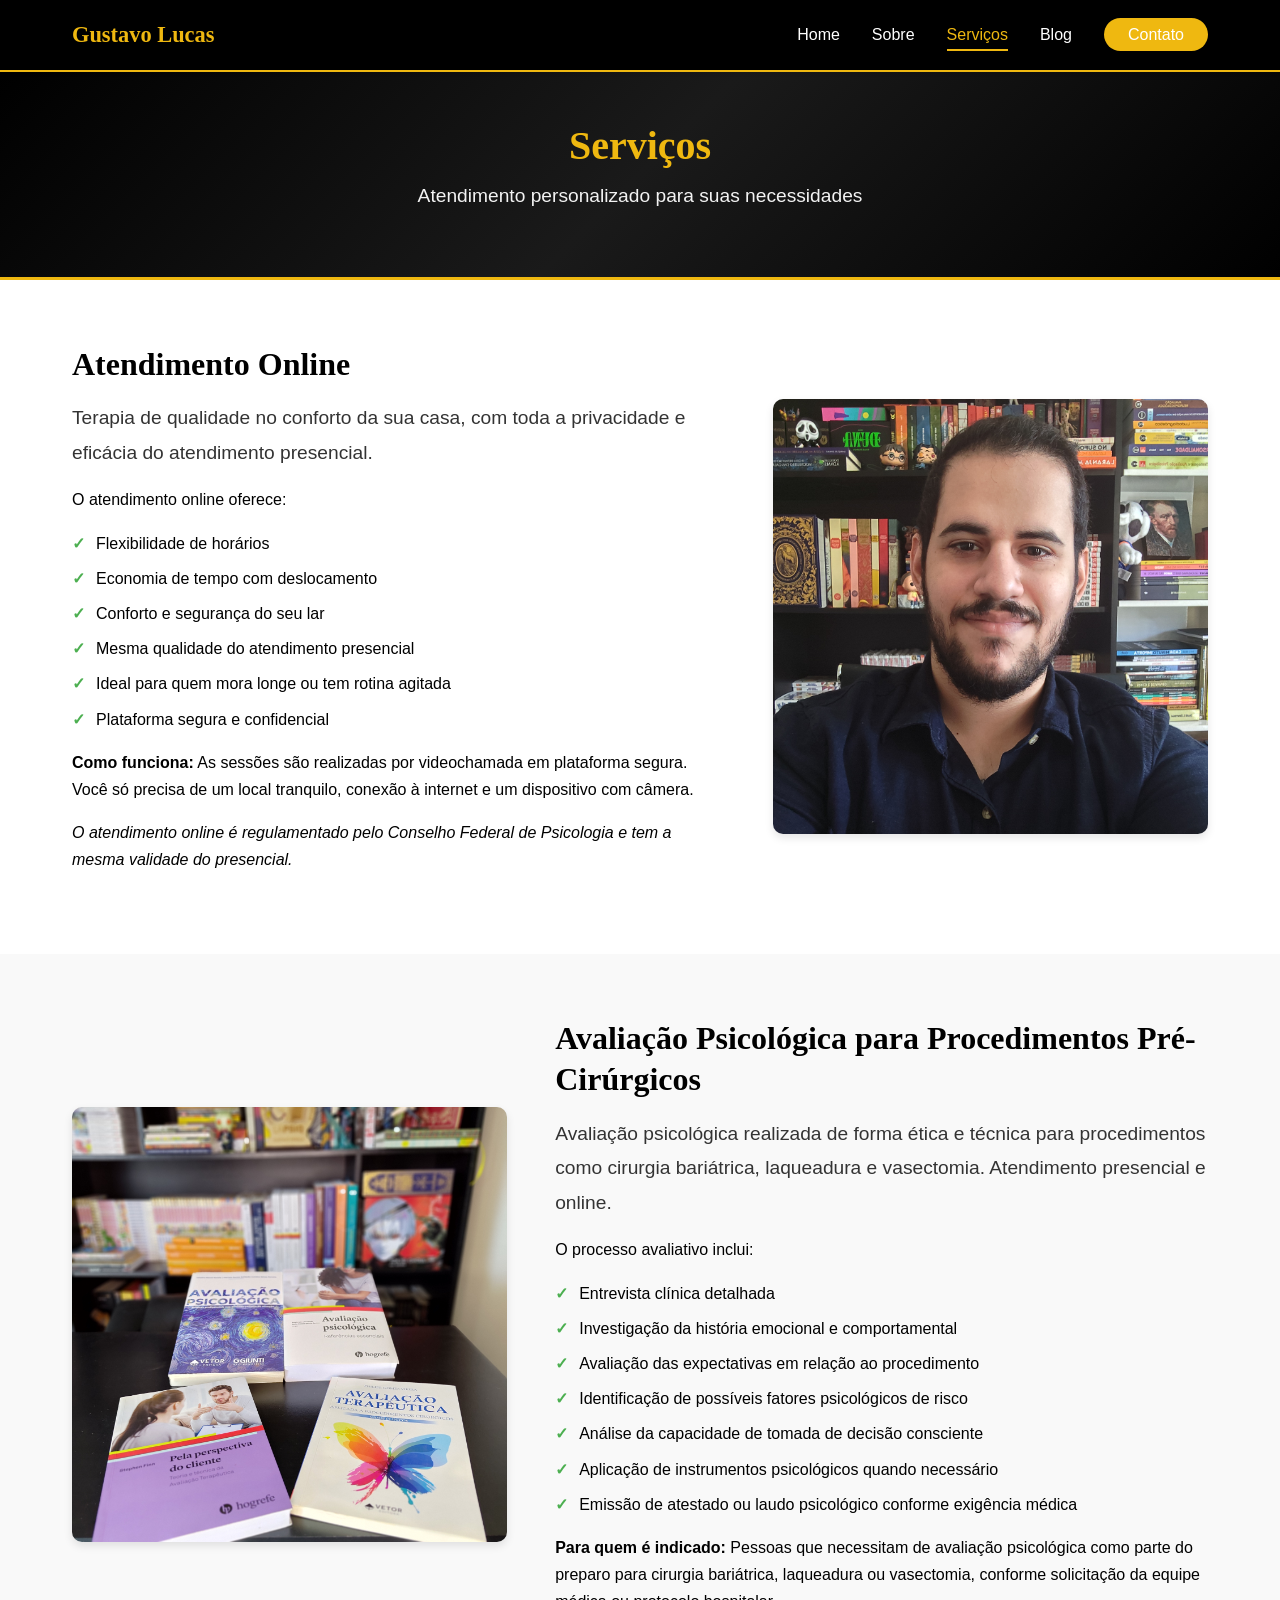
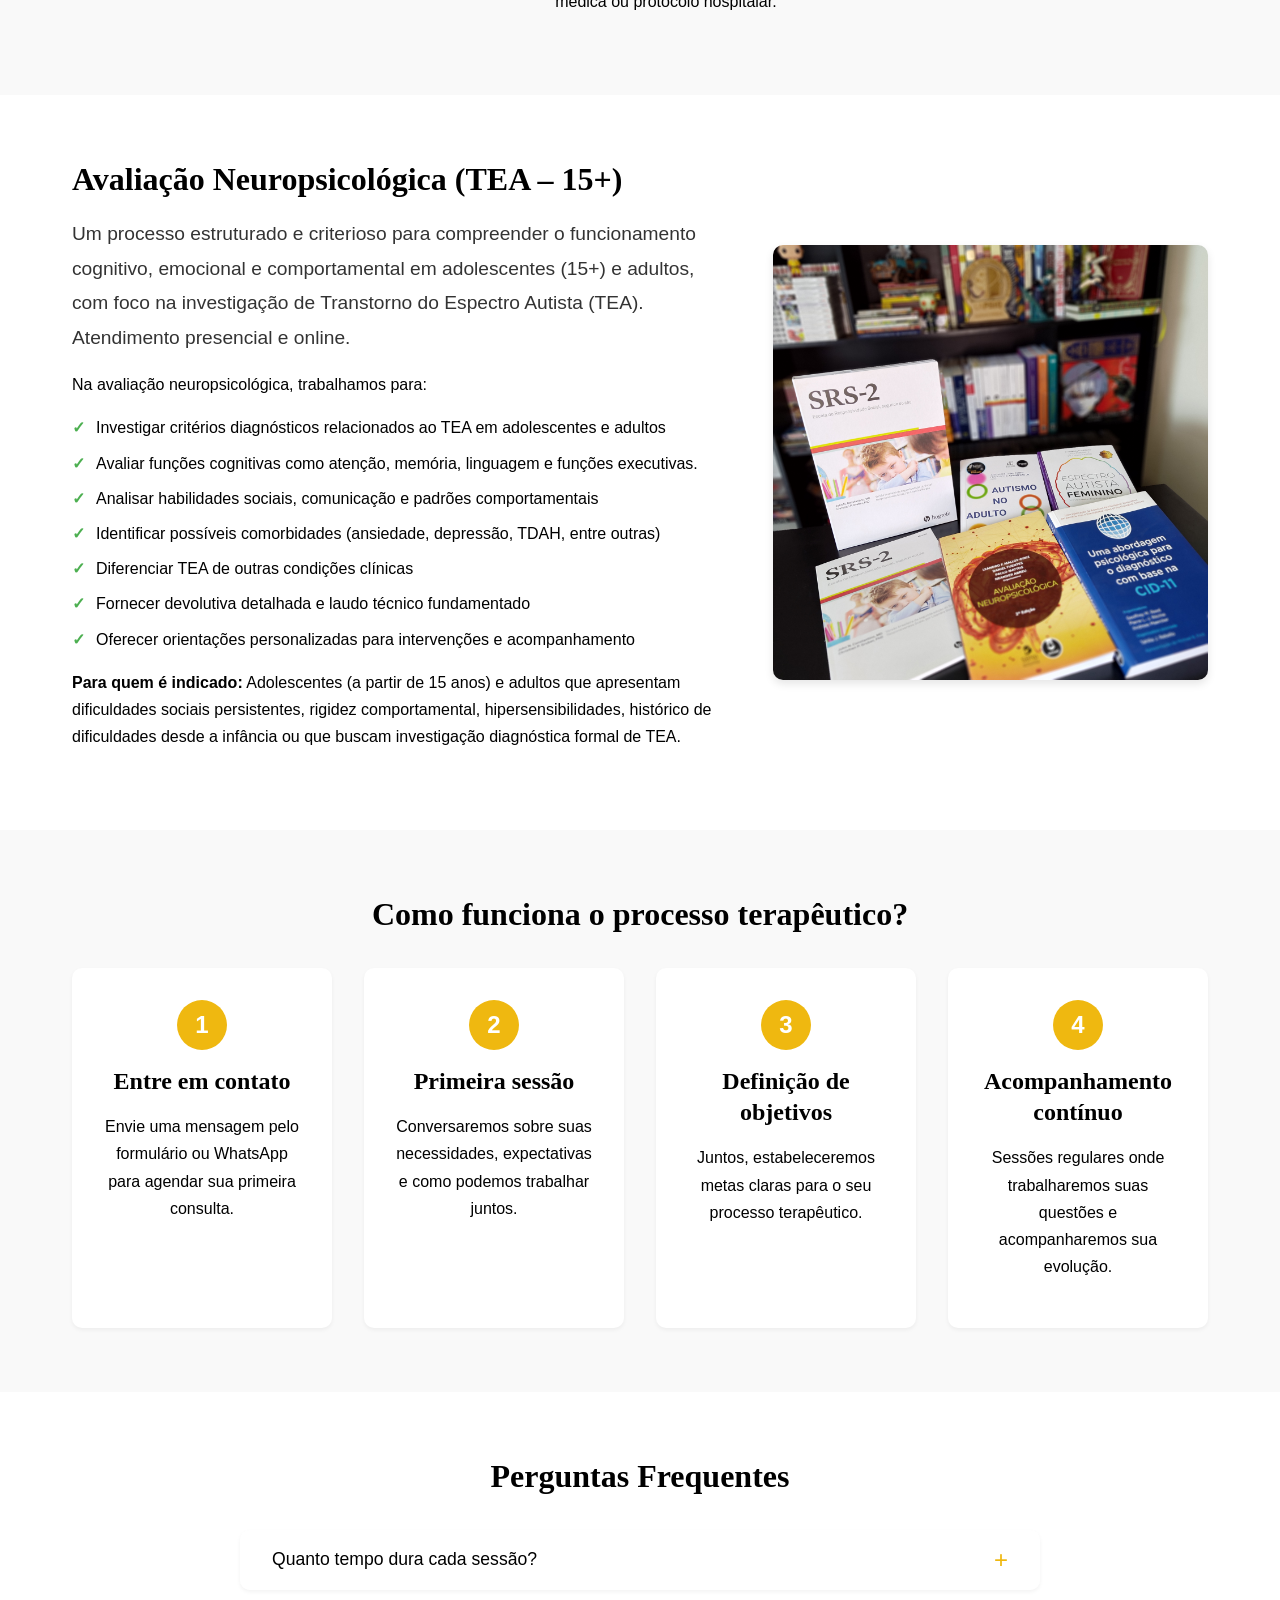
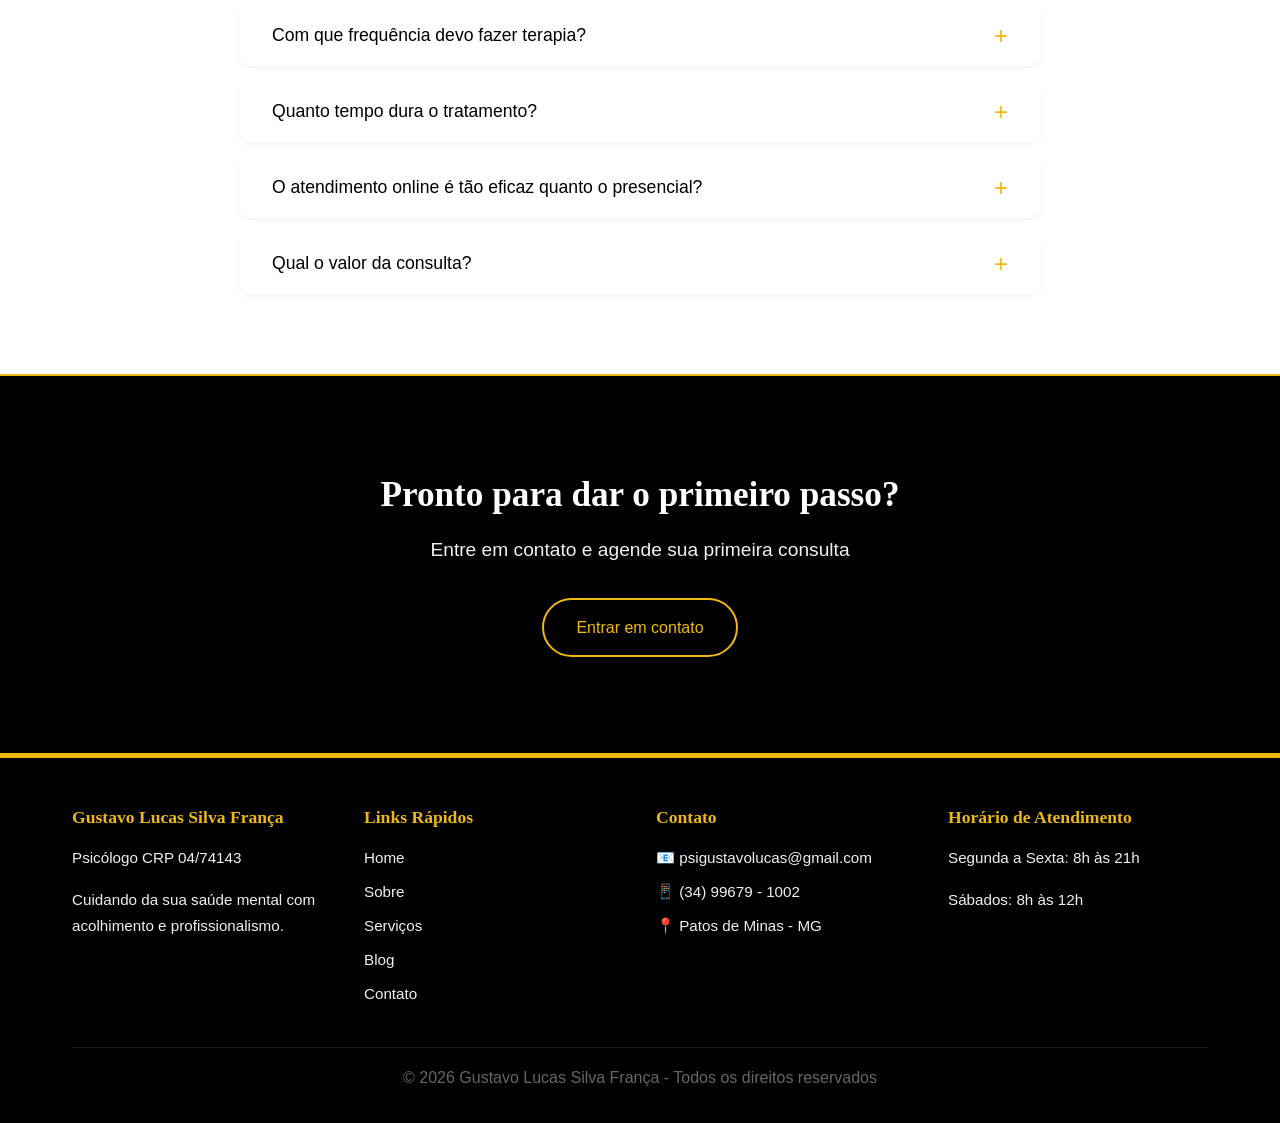
<file: author/servicos.html>
<!DOCTYPE html>
<html lang="pt-BR">
<head>
    <meta charset="UTF-8">
    <meta name="viewport" content="width=device-width, initial-scale=1.0">
    <meta name="description" content="Conheça os serviços de psicoterapia oferecidos: terapia individual, atendimento online e presencial.">
    <title>Serviços - Gustavo Lucas | Psicoterapia</title>
    <link rel="icon" type="image/png" href="assets/images/favicon.png">
    <link rel="stylesheet" href="css/styles.css">
</head>
<body>
    <header class="header">
        <nav class="navbar">
            <div class="container">
                <div class="nav-wrapper">
                    <a href="index.html" class="logo">Gustavo Lucas</a>
                    <button class="menu-toggle" aria-label="Abrir menu">
                        <span></span>
                        <span></span>
                        <span></span>
                    </button>
                    <ul class="nav-menu">
                        <li><a href="index.html">Home</a></li>
                        <li><a href="sobre.html">Sobre</a></li>
                        <li><a href="servicos.html" class="active">Serviços</a></li>
                        <li><a href="blog.html">Blog</a></li>
                        <li><a href="contato.html" class="btn-nav">Contato</a></li>
                    </ul>
                </div>
            </div>
        </nav>
    </header>

    <main>
        <section class="page-hero">
            <div class="container">
                <h1>Serviços</h1>
                <p>Atendimento personalizado para suas necessidades</p>
            </div>
        </section>

        <!-- Serviço 1: Terapia Individual -->
        <section class="service-detail section">
            <div class="container">
                <div class="service-detail-grid">
                    <div class="service-detail-content">
                        <h2>Atendimento Online</h2>
                        <p class="lead">Terapia de qualidade no conforto da sua casa, com toda a privacidade e eficácia do atendimento presencial.</p>
                        <p>O atendimento online oferece:</p>
                        <ul class="checklist">
                            <li>Flexibilidade de horários</li>
                            <li>Economia de tempo com deslocamento</li>
                            <li>Conforto e segurança do seu lar</li>
                            <li>Mesma qualidade do atendimento presencial</li>
                            <li>Ideal para quem mora longe ou tem rotina agitada</li>
                            <li>Plataforma segura e confidencial</li>
                        </ul>
                        <p><strong>Como funciona:</strong> As sessões são realizadas por videochamada em plataforma segura. Você só precisa de um local tranquilo, conexão à internet e um dispositivo com câmera.</p>
                        <p><em>O atendimento online é regulamentado pelo Conselho Federal de Psicologia e tem a mesma validade do presencial.</em></p>
                    </div>
                    <div class="service-detail-image">
                        <div class="placeholder-image">
                            <img src="assets/images/Me4.jpg" 
                            alt="Foto do Psicólogo" 
                            class="profile-image">
                        </div>
                    </div>
                </div>
            </div>
        </section>

        <!-- Serviço 2: Atendimento Online -->
        <section class="service-detail section bg-light">
            <div class="container">
                <div class="service-detail-grid reverse">
                    <div class="service-detail-image">
                        <div class="placeholder-image">
                            <img src="assets/images/Pré Cirúrgico.jpg" 
                            alt="Foto do Psicólogo" 
                            class="profile-image">
                        </div>
                    </div>
                    <div class="service-detail-content">
                         <h2>Avaliação Psicológica para Procedimentos Pré-Cirúrgicos</h2>
                        <p class="lead">Avaliação psicológica realizada de forma ética e técnica para procedimentos como cirurgia bariátrica, laqueadura e vasectomia. Atendimento presencial e online.</p>
                        <p>O processo avaliativo inclui:</p>
                        <ul class="checklist">
                            <li>Entrevista clínica detalhada</li>
                            <li> Investigação da história emocional e comportamental</li>
                            <li>Avaliação das expectativas em relação ao procedimento</li>
                            <li>Identificação de possíveis fatores psicológicos de risco</li>
                            <li>Análise da capacidade de tomada de decisão consciente</li>
                            <li>Aplicação de instrumentos psicológicos quando necessário</li>
                            <li>Emissão de atestado ou  laudo psicológico conforme exigência médica</li>
                        </ul>
                        <p><strong>Para quem é indicado:</strong> Pessoas que necessitam de avaliação psicológica como parte do preparo para cirurgia bariátrica, laqueadura ou vasectomia, conforme solicitação da equipe médica ou protocolo hospitalar.</p>
                    </div>
                </div>
            </div>
        </section>

        <!-- Serviço 3: Atendimento Presencial -->
        <section class="service-detail section">
            <div class="container">
                <div class="service-detail-grid">
                    <div class="service-detail-content">
                        <h2>Avaliação Neuropsicológica (TEA – 15+)</h2>
                        <p class="lead">Um processo estruturado e criterioso para compreender o funcionamento cognitivo, emocional e comportamental em adolescentes (15+) e adultos, com foco na investigação de Transtorno do Espectro Autista (TEA). Atendimento presencial e online.</p>
                        <p>Na avaliação neuropsicológica, trabalhamos para:</p>
                        <ul class="checklist">
                            <li>Investigar critérios diagnósticos relacionados ao TEA em adolescentes e adultos</li>
                            <li>Avaliar funções cognitivas como atenção, memória, linguagem e funções executivas.</li>
                            <li>Analisar habilidades sociais, comunicação e padrões comportamentais</li>
                            <li>Identificar possíveis comorbidades (ansiedade, depressão, TDAH, entre outras)</li>
                            <li> Diferenciar TEA de outras condições clínicas</li>
                            <li>Fornecer devolutiva detalhada e laudo técnico fundamentado</li>
                            <li>Oferecer orientações personalizadas para intervenções e acompanhamento</li>
                        </ul>
                        <p><strong>Para quem é indicado:</strong> Adolescentes (a partir de 15 anos) e adultos que apresentam dificuldades sociais persistentes, rigidez comportamental, hipersensibilidades, histórico de dificuldades desde a infância ou que buscam investigação diagnóstica formal de TEA.</p>
                    </div>
                    <div class="service-detail-image">
                        <div class="placeholder-image">
                            <img src="assets/images/TEA.jpg" 
                            alt="Foto do Psicólogo" 
                            class="profile-image">
                        </div>
                    </div>
                    </div>
                </div>
            </div>
        </section>

        <!-- Como funciona -->
        <section class="how-it-works section bg-light">
            <div class="container">
                <h2 class="text-center">Como funciona o processo terapêutico?</h2>
                <div class="steps-grid">
                    <div class="step-card">
                        <div class="step-number">1</div>
                        <h3>Entre em contato</h3>
                        <p>Envie uma mensagem pelo formulário ou WhatsApp para agendar sua primeira consulta.</p>
                    </div>
                    <div class="step-card">
                        <div class="step-number">2</div>
                        <h3>Primeira sessão</h3>
                        <p>Conversaremos sobre suas necessidades, expectativas e como podemos trabalhar juntos.</p>
                    </div>
                    <div class="step-card">
                        <div class="step-number">3</div>
                        <h3>Definição de objetivos</h3>
                        <p>Juntos, estabeleceremos metas claras para o seu processo terapêutico.</p>
                    </div>
                    <div class="step-card">
                        <div class="step-number">4</div>
                        <h3>Acompanhamento contínuo</h3>
                        <p>Sessões regulares onde trabalharemos suas questões e acompanharemos sua evolução.</p>
                    </div>
                </div>
            </div>
        </section>

        <!-- FAQ -->
        <section class="faq section">
            <div class="container">
                <h2 class="text-center">Perguntas Frequentes</h2>
                <div class="faq-list">
                    <div class="faq-item">
                        <button class="faq-question">
                            <span>Quanto tempo dura cada sessão?</span>
                            <span class="faq-icon">+</span>
                        </button>
                        <div class="faq-answer">
                            <p>Cada sessão tem duração de 50 minutos, seguindo o padrão estabelecido pelo Conselho Federal de Psicologia.</p>
                        </div>
                    </div>
                    <div class="faq-item">
                        <button class="faq-question">
                            <span>Com que frequência devo fazer terapia?</span>
                            <span class="faq-icon">+</span>
                        </button>
                        <div class="faq-answer">
                            <p>O ideal é uma sessão por semana, mas a frequência pode ser ajustada de acordo com suas necessidades e disponibilidade.</p>
                        </div>
                    </div>
                    <div class="faq-item">
                        <button class="faq-question">
                            <span>Quanto tempo dura o tratamento?</span>
                            <span class="faq-icon">+</span>
                        </button>
                        <div class="faq-answer">
                            <p>Não há um tempo fixo. Cada pessoa tem seu próprio ritmo. Algumas questões podem ser trabalhadas em poucos meses, outras requerem mais tempo. O importante é respeitar seu processo.</p>
                        </div>
                    </div>
                    <div class="faq-item">
                        <button class="faq-question">
                            <span>O atendimento online é tão eficaz quanto o presencial?</span>
                            <span class="faq-icon">+</span>
                        </button>
                        <div class="faq-answer">
                            <p>Sim! A terapia online tem a mesma eficácia que a presencial. O mais importante é o vínculo terapêutico e seu comprometimento com o processo.</p>
                        </div>
                    </div>
                    <div class="faq-item">
                        <button class="faq-question">
                            <span>Qual o valor da consulta?</span>
                            <span class="faq-icon">+</span>
                        </button>
                        <div class="faq-answer">
                            <p>Entre em contato para saber sobre valores e formas de pagamento.</p>
                        </div>
                    </div>
                </div>
            </div>
        </section>

        <!-- CTA -->
        <section class="cta section bg-primary">
            <div class="container">
                <div class="cta-content">
                    <h2>Pronto para dar o primeiro passo?</h2>
                    <p>Entre em contato e agende sua primeira consulta</p>
                    <a href="contato.html" class="btn btn-white">Entrar em contato</a>
                </div>
            </div>
        </section>
    </main>

    <footer class="footer">
        <div class="container">
            <div class="footer-grid">
                <div class="footer-col">
                    <h4>Gustavo Lucas Silva França</h4>
                    <p>Psicólogo CRP 04/74143</p>
                    <p>Cuidando da sua saúde mental com acolhimento e profissionalismo.</p>
                </div>
                <div class="footer-col">
                    <h4>Links Rápidos</h4>
                    <ul>
                        <li><a href="index.html">Home</a></li>
                        <li><a href="sobre.html">Sobre</a></li>
                        <li><a href="servicos.html">Serviços</a></li>
                        <li><a href="blog.html">Blog</a></li>
                        <li><a href="contato.html">Contato</a></li>
                    </ul>
                </div>
                <div class="footer-col">
                    <h4>Contato</h4>
                    <ul>
                        <li>📧 psigustavolucas@gmail.com</li>
                        <li>📱 (34) 99679 - 1002</li>
                        <li>📍 Patos de Minas - MG</li>
                    </ul>
                </div>
                <div class="footer-col">
                    <h4>Horário de Atendimento</h4>
                    <p>Segunda a Sexta: 8h às 21h</p>
                    <p>Sábados: 8h às 12h</p>
                </div>
            </div>
            <div class="footer-bottom">
                <p>&copy; 2026 Gustavo Lucas Silva França - Todos os direitos reservados</p>
            </div>
        </div>
    </footer>

    <script src="js/main.js"></script>
</body>
</html>
</file>
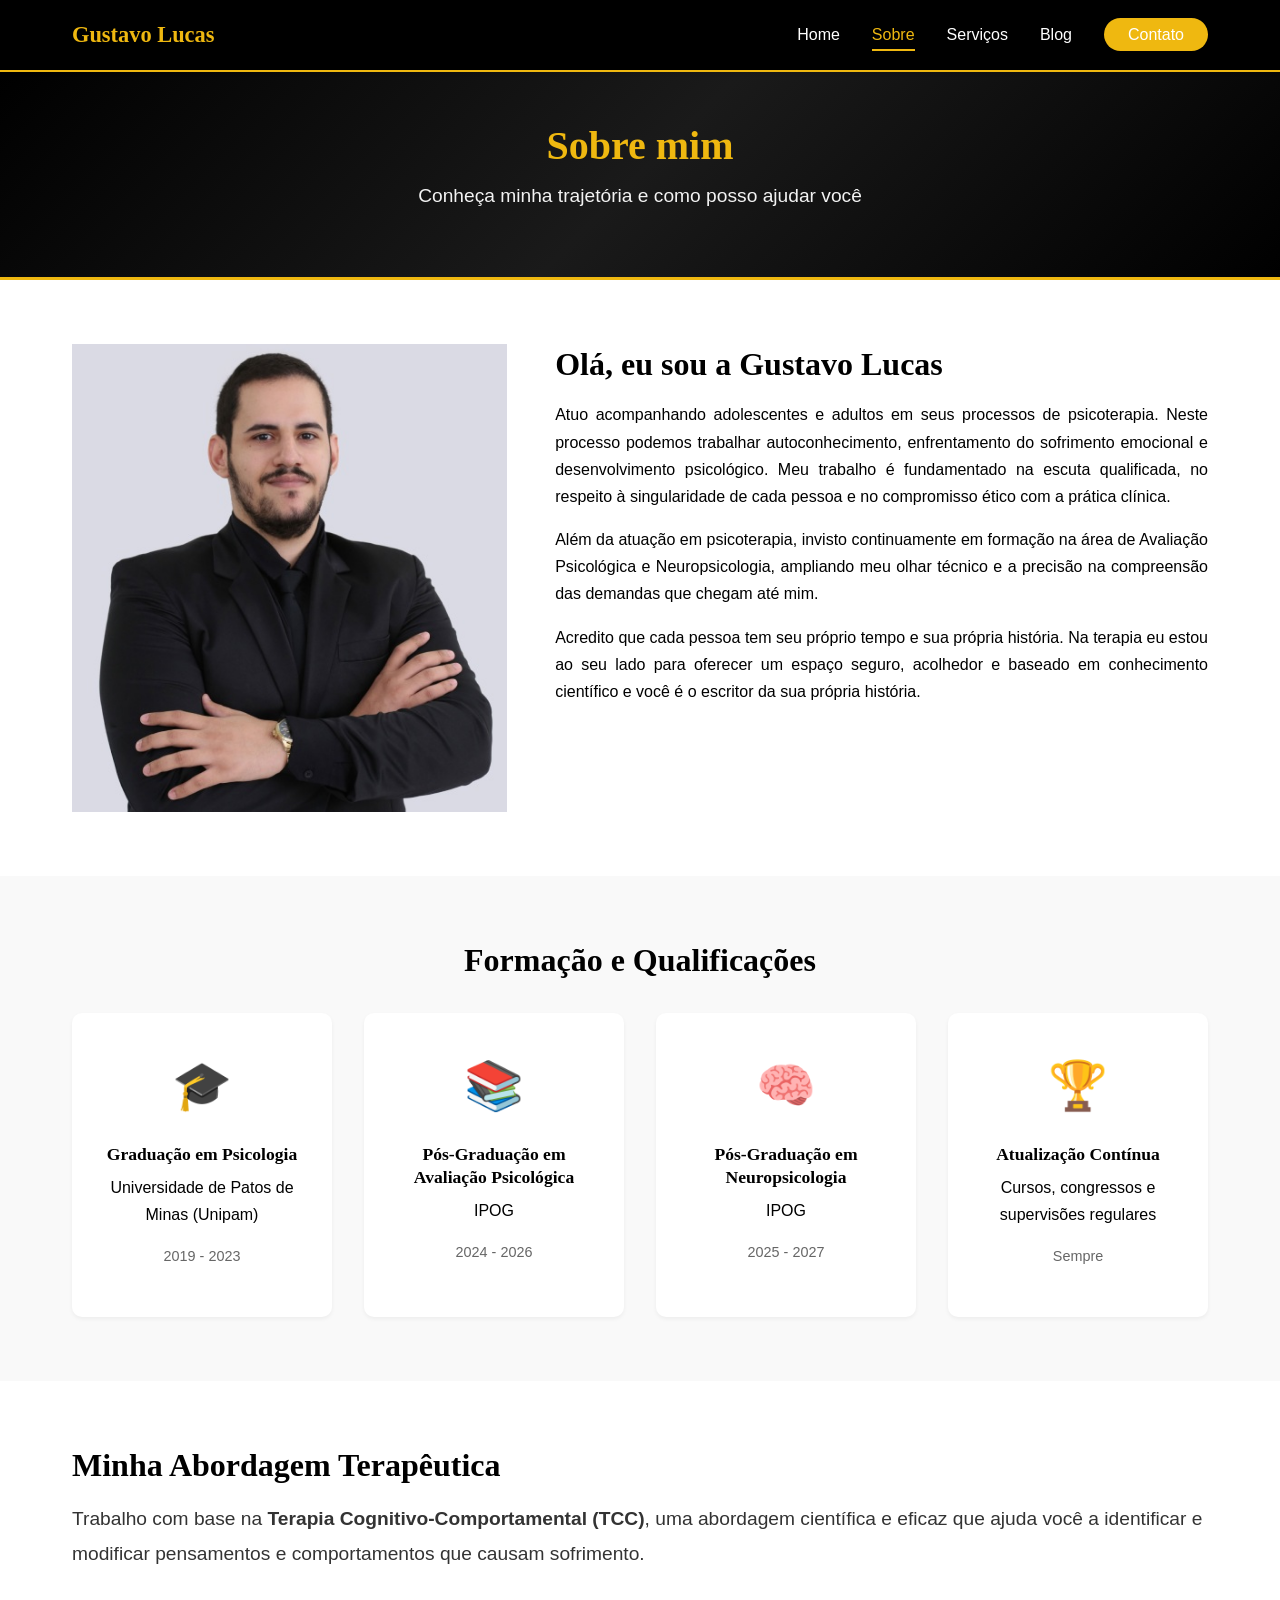
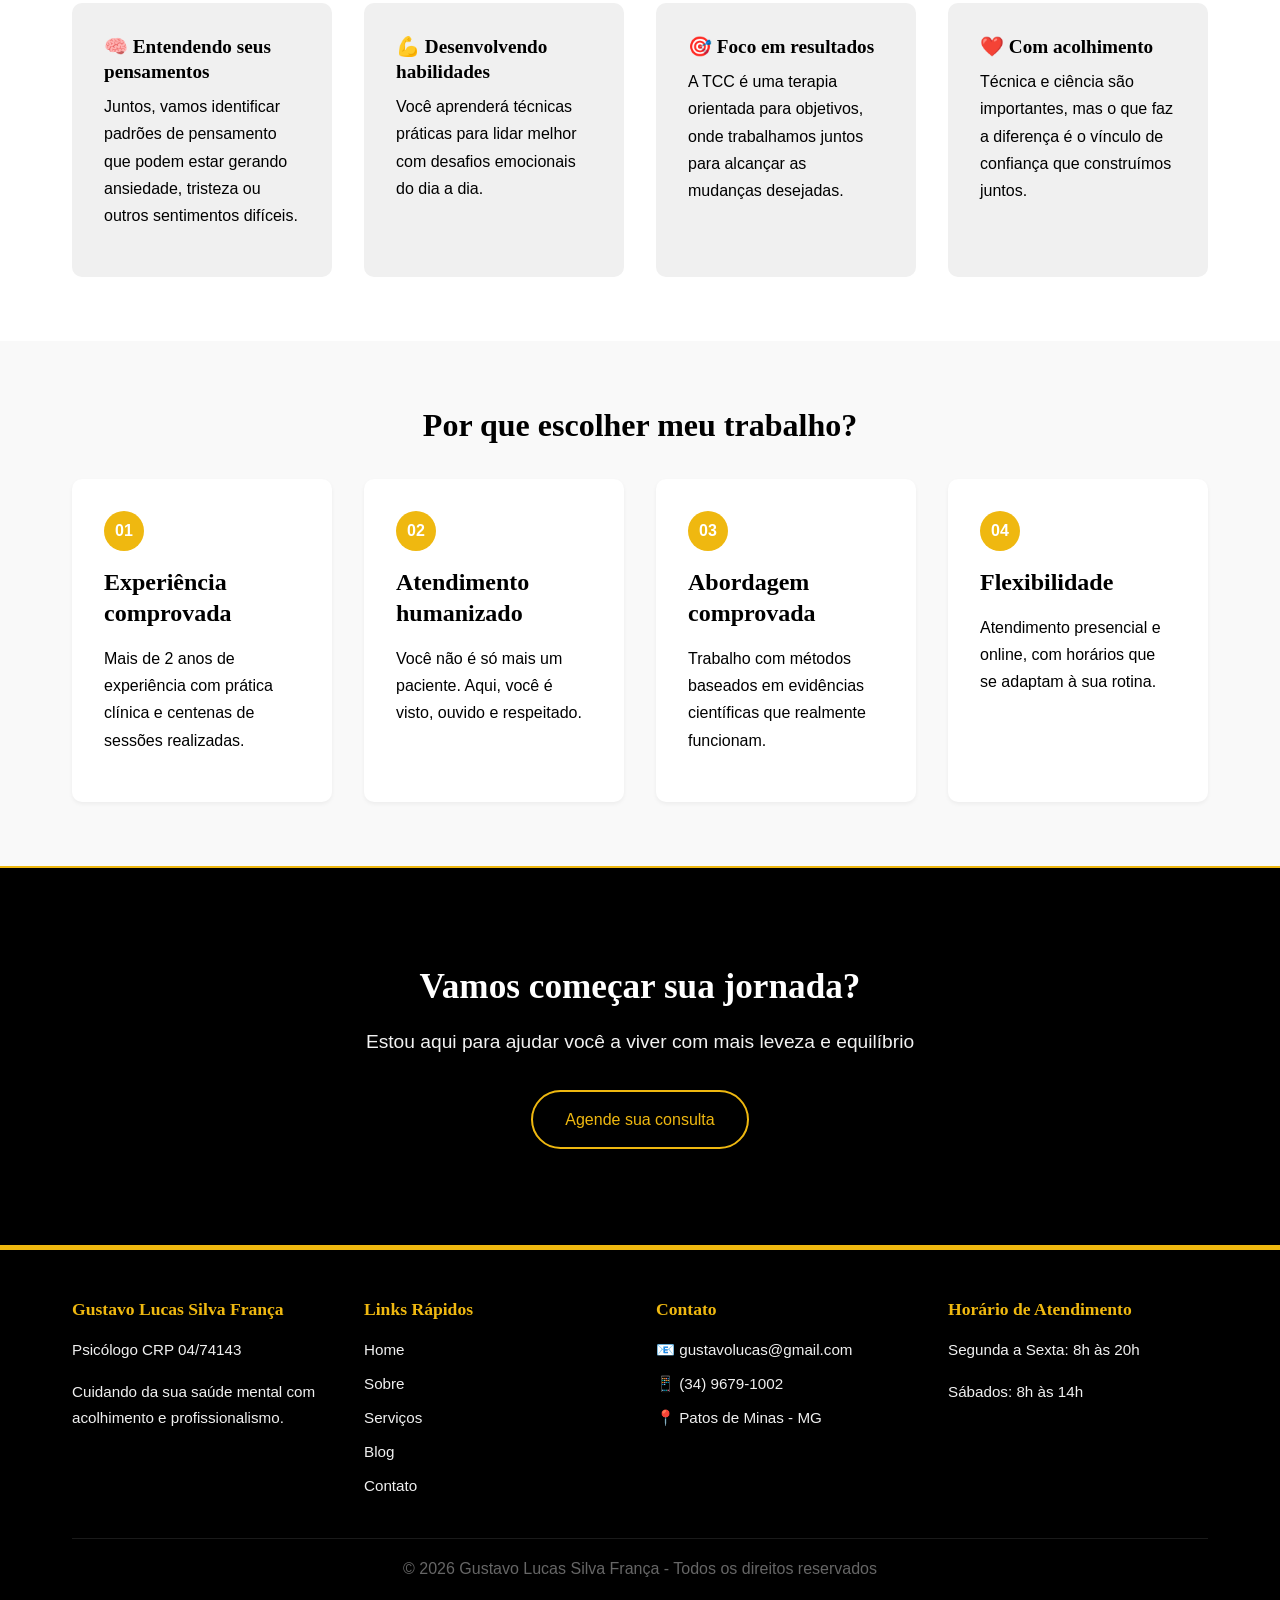
<file: author/sobre.html>
<!DOCTYPE html>
<html lang="pt-BR">
  <head>
    <meta charset="UTF-8" />
    <meta name="viewport" content="width=device-width, initial-scale=1.0" />
    <meta
      name="description"
      content="Conheça a trajetória, formação e abordagem terapêutica da Gustavo Lucas, psicóloga clínica."
    />
    <title>Sobre Mim - Gustavo Lucas | Psicóloga</title>
    <link rel="icon" type="image/png" href="assets/images/favicon.png" />
    <link rel="stylesheet" href="css/styles.css" />
  </head>
  <body>
    <header class="header">
      <nav class="navbar">
        <div class="container">
          <div class="nav-wrapper">
            <a href="index.html" class="logo">Gustavo Lucas</a>
            <button class="menu-toggle" aria-label="Abrir menu">
              <span></span>
              <span></span>
              <span></span>
            </button>
            <ul class="nav-menu">
              <li><a href="index.html">Home</a></li>
              <li><a href="sobre.html" class="active">Sobre</a></li>
              <li><a href="servicos.html">Serviços</a></li>
              <li><a href="blog.html">Blog</a></li>
              <li><a href="contato.html" class="btn-nav">Contato</a></li>
            </ul>
          </div>
        </div>
      </nav>
    </header>

    <main>
      <!-- Hero Interno -->
      <section class="page-hero">
        <div class="container">
          <h1>Sobre mim</h1>
          <p>Conheça minha trajetória e como posso ajudar você</p>
        </div>
      </section>

      <!-- Conteúdo Sobre -->
      <section class="about-content section">
        <div class="container">
          <div class="about-grid">
            <div class="about-image">
              <div class="welcome-image">
                <img
                  src="assets/images/Me2.jpg"
                  alt="Foto do Psicólogo"
                  class="profile-image"
                />
              </div>
            </div>
            <div class="about-text">
              <h2>Olá, eu sou a Gustavo Lucas</h2>
              <p align="justify">
                Atuo acompanhando adolescentes e adultos em seus processos de
                psicoterapia. Neste processo podemos trabalhar autoconhecimento,
                enfrentamento do sofrimento emocional e desenvolvimento
                psicológico. Meu trabalho é fundamentado na escuta qualificada,
                no respeito à singularidade de cada pessoa e no compromisso
                ético com a prática clínica.
              </p>

              <p align="justify">
                Além da atuação em psicoterapia, invisto continuamente em
                formação na área de Avaliação Psicológica e Neuropsicologia,
                ampliando meu olhar técnico e a precisão na compreensão das
                demandas que chegam até mim.
              </p>

              <p align="justify">
                Acredito que cada pessoa tem seu próprio tempo e sua própria
                história. Na terapia eu estou ao seu lado para oferecer um
                espaço seguro, acolhedor e baseado em conhecimento científico e
                você é o escritor da sua própria história.
              </p>
            </div>
          </div>
        </div>
      </section>

      <!-- Formação -->
      <section class="formation section bg-light">
        <div class="container">
          <h2 class="text-center">Formação e Qualificações</h2>
          <div class="formation-grid">
            <div class="formation-card">
              <div class="formation-icon">🎓</div>
              <h3>Graduação em Psicologia</h3>
              <p>Universidade de Patos de Minas (Unipam)</p>
              <p class="year">2019 - 2023</p>
            </div>
            <div class="formation-card">
              <div class="formation-icon">📚</div>
              <h3>Pós-Graduação em Avaliação Psicológica</h3>
              <p>IPOG</p>
              <p class="year">2024 - 2026</p>
            </div>
            <div class="formation-card">
              <div class="formation-icon">🧠</div>
              <h3>Pós-Graduação em Neuropsicologia</h3>
              <p>IPOG</p>
              <p class="year">2025 - 2027</p>
            </div>
            <div class="formation-card">
              <div class="formation-icon">🏆</div>
              <h3>Atualização Contínua</h3>
              <p>Cursos, congressos e supervisões regulares</p>
              <p class="year">Sempre</p>
            </div>
          </div>
        </div>
      </section>

      <!-- Abordagem -->
      <section class="approach section">
        <div class="container">
          <div class="approach-content">
            <h2>Minha Abordagem Terapêutica</h2>
            <p class="lead">
              Trabalho com base na
              <strong>Terapia Cognitivo-Comportamental (TCC)</strong>, uma
              abordagem científica e eficaz que ajuda você a identificar e
              modificar pensamentos e comportamentos que causam sofrimento.
            </p>

            <div class="approach-features">
              <div class="feature">
                <h3>🧠 Entendendo seus pensamentos</h3>
                <p>
                  Juntos, vamos identificar padrões de pensamento que podem
                  estar gerando ansiedade, tristeza ou outros sentimentos
                  difíceis.
                </p>
              </div>
              <div class="feature">
                <h3>💪 Desenvolvendo habilidades</h3>
                <p>
                  Você aprenderá técnicas práticas para lidar melhor com
                  desafios emocionais do dia a dia.
                </p>
              </div>
              <div class="feature">
                <h3>🎯 Foco em resultados</h3>
                <p>
                  A TCC é uma terapia orientada para objetivos, onde trabalhamos
                  juntos para alcançar as mudanças desejadas.
                </p>
              </div>
              <div class="feature">
                <h3>❤️ Com acolhimento</h3>
                <p>
                  Técnica e ciência são importantes, mas o que faz a diferença é
                  o vínculo de confiança que construímos juntos.
                </p>
              </div>
            </div>
          </div>
        </div>
      </section>

      <!-- Por que escolher -->
      <section class="why-choose section bg-light">
        <div class="container">
          <h2 class="text-center">Por que escolher meu trabalho?</h2>
          <div class="why-grid">
            <div class="why-card">
              <span class="why-number">01</span>
              <h3>Experiência comprovada</h3>
              <p>
                Mais de 2 anos de experiência com prática clínica e centenas de
                sessões realizadas.
              </p>
            </div>
            <div class="why-card">
              <span class="why-number">02</span>
              <h3>Atendimento humanizado</h3>
              <p>
                Você não é só mais um paciente. Aqui, você é visto, ouvido e
                respeitado.
              </p>
            </div>
            <div class="why-card">
              <span class="why-number">03</span>
              <h3>Abordagem comprovada</h3>
              <p>
                Trabalho com métodos baseados em evidências científicas que
                realmente funcionam.
              </p>
            </div>
            <div class="why-card">
              <span class="why-number">04</span>
              <h3>Flexibilidade</h3>
              <p>
                Atendimento presencial e online, com horários que se adaptam à
                sua rotina.
              </p>
            </div>
          </div>
        </div>
      </section>

      <!-- CTA -->
      <section class="cta section bg-primary">
        <div class="container">
          <div class="cta-content">
            <h2>Vamos começar sua jornada?</h2>
            <p>
              Estou aqui para ajudar você a viver com mais leveza e equilíbrio
            </p>
            <a href="contato.html" class="btn btn-white">Agende sua consulta</a>
          </div>
        </div>
      </section>
    </main>

    <footer class="footer">
      <div class="container">
        <div class="footer-grid">
          <div class="footer-col">
            <h4>Gustavo Lucas Silva França</h4>
            <p>Psicólogo CRP 04/74143</p>
            <p>
              Cuidando da sua saúde mental com acolhimento e profissionalismo.
            </p>
          </div>
          <div class="footer-col">
            <h4>Links Rápidos</h4>
            <ul>
              <li><a href="index.html">Home</a></li>
              <li><a href="sobre.html">Sobre</a></li>
              <li><a href="servicos.html">Serviços</a></li>
              <li><a href="blog.html">Blog</a></li>
              <li><a href="contato.html">Contato</a></li>
            </ul>
          </div>
          <div class="footer-col">
            <h4>Contato</h4>
            <ul>
              <li>📧 gustavolucas@gmail.com</li>
              <li>📱 (34) 9679-1002</li>
              <li>📍 Patos de Minas - MG</li>
            </ul>
          </div>
          <div class="footer-col">
            <h4>Horário de Atendimento</h4>
            <p>Segunda a Sexta: 8h às 20h</p>
            <p>Sábados: 8h às 14h</p>
          </div>
        </div>
        <div class="footer-bottom">
          <p>
            &copy; 2026 Gustavo Lucas Silva França - Todos os direitos
            reservados
          </p>
        </div>
      </div>
    </footer>

    <script src="js/main.js"></script>
  </body>
</html>
</file>
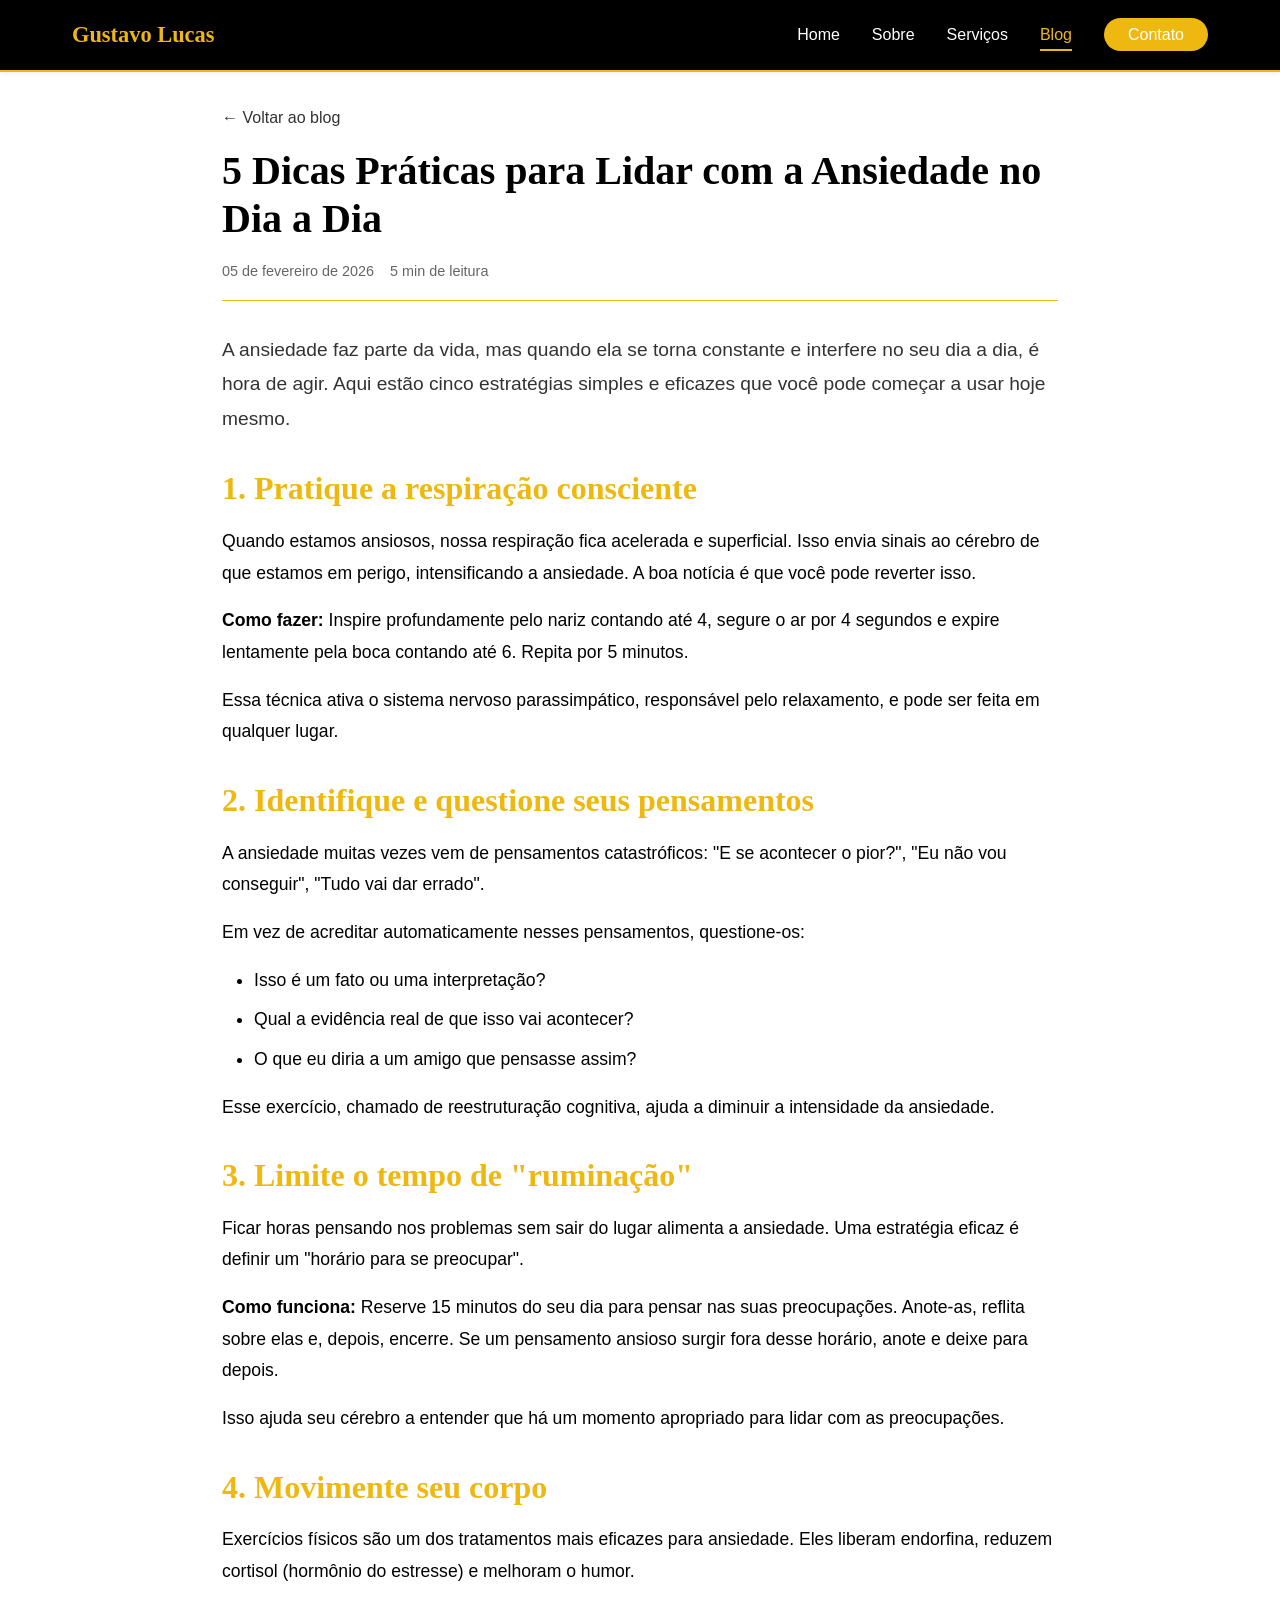
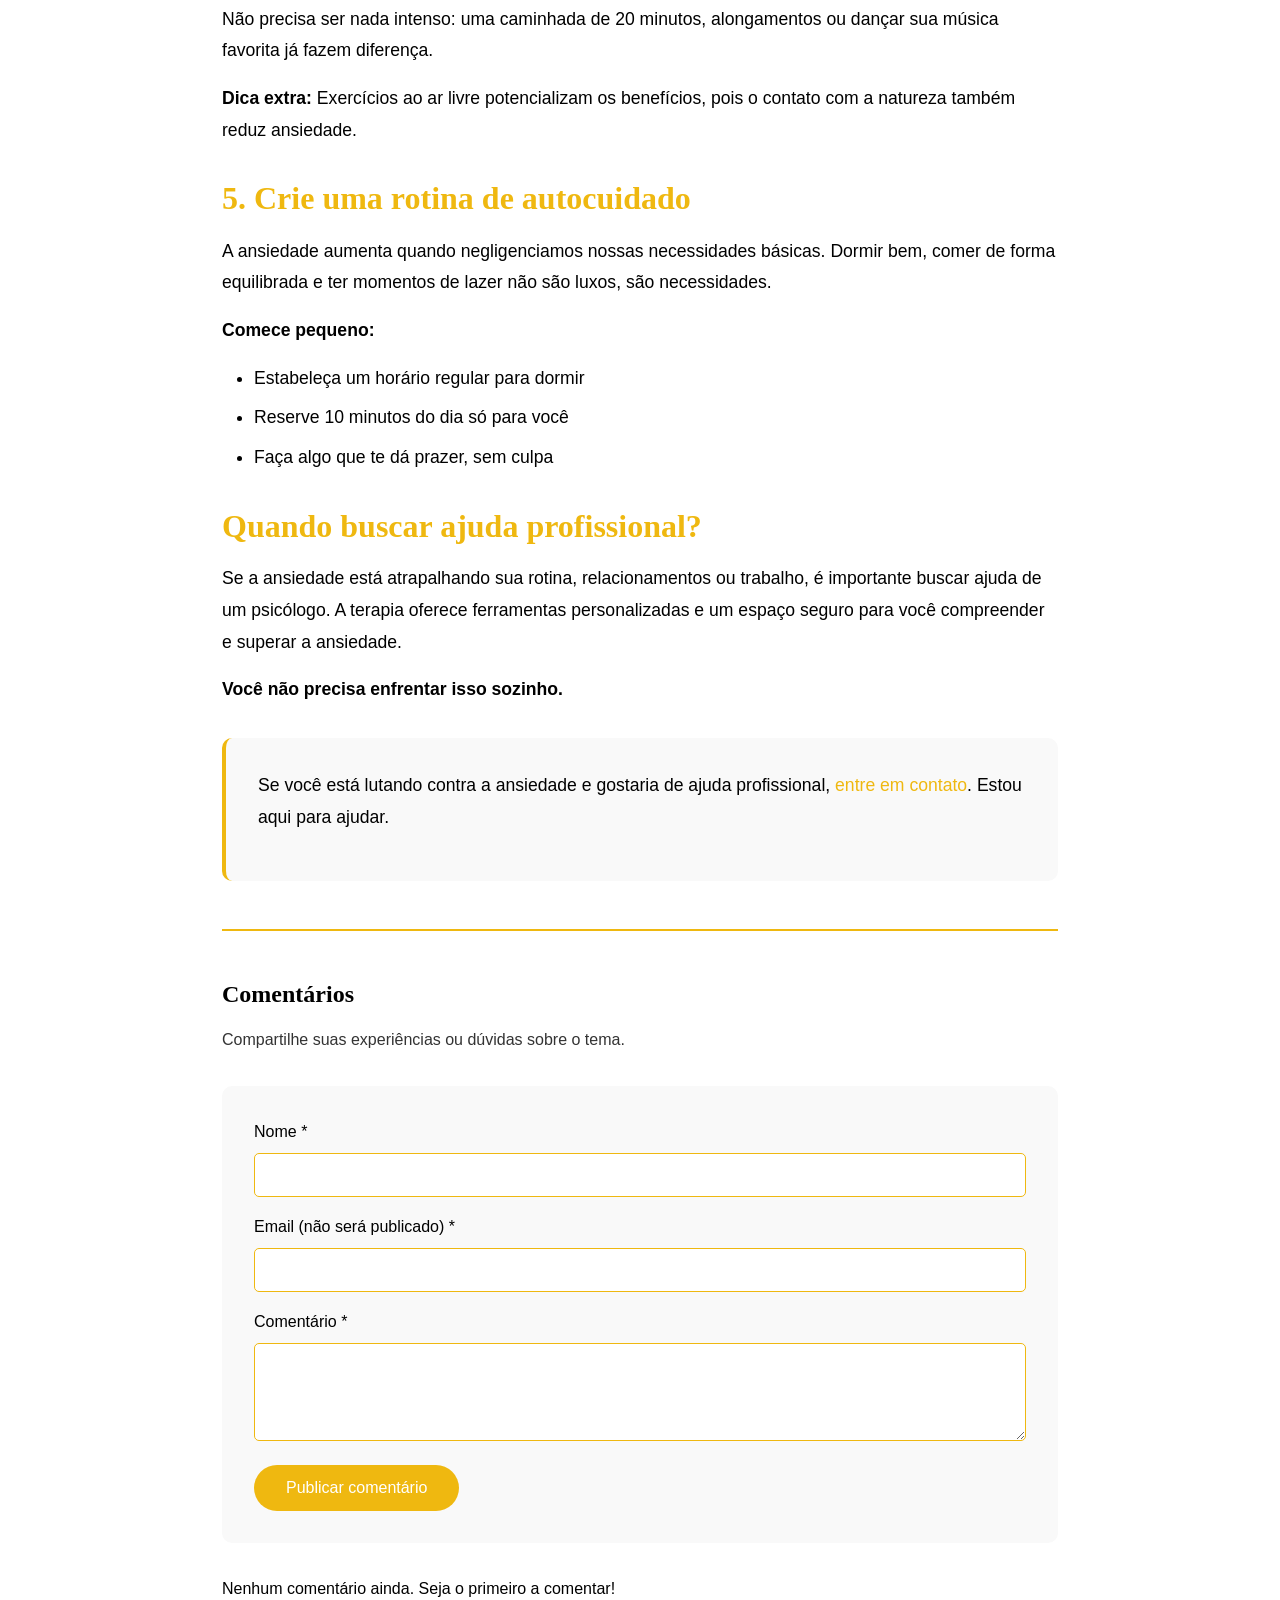
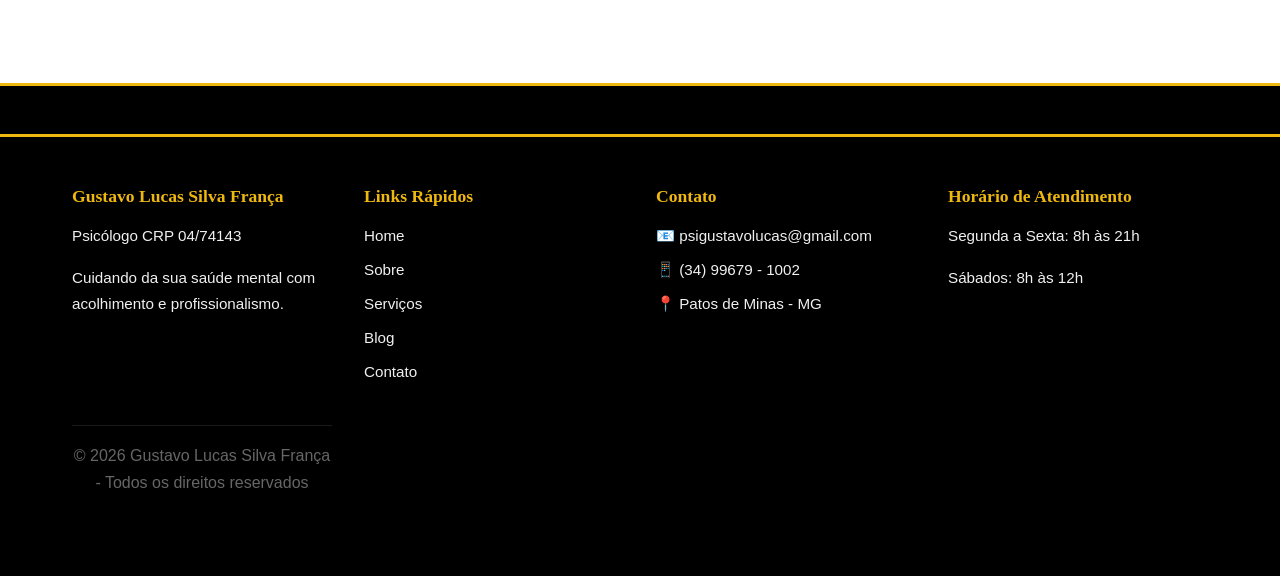
<file: author/blog/ansiedade.html>
<!DOCTYPE html>
<html lang="pt-BR">
<head>
    <meta charset="UTF-8">
    <meta name="viewport" content="width=device-width, initial-scale=1.0">
    <meta name="description" content="Como lidar com a ansiedade no dia a dia - dicas práticas e eficazes para recuperar o controle.">
    <title>5 Dicas Práticas para Lidar com a Ansiedade - Gustavo Lucas Silva França</title>
    <link rel="icon" type="image/png" href="assets/images/favicon.png">
    <link rel="stylesheet" href="../css/styles.css">
</head>
<body>
    <header class="header">
        <nav class="navbar">
            <div class="container">
                <div class="nav-wrapper">
                    <a href="../index.html" class="logo">Gustavo Lucas</a>
                    <button class="menu-toggle" aria-label="Abrir menu">
                        <span></span>
                        <span></span>
                        <span></span>
                    </button>
                    <ul class="nav-menu">
                        <li><a href="../index.html">Home</a></li>
                        <li><a href="../sobre.html">Sobre</a></li>
                        <li><a href="../servicos.html">Serviços</a></li>
                        <li><a href="../blog.html" class="active">Blog</a></li>
                        <li><a href="../contato.html" class="btn-nav">Contato</a></li>
                    </ul>
                </div>
            </div>
        </nav>
    </header>

    <main>
        <article class="blog-post-page section">
            <div class="container-small">
                <div class="post-header">
                    <a href="../blog.html" class="back-link">← Voltar ao blog</a>
                    <h1 class="post-title">5 Dicas Práticas para Lidar com a Ansiedade no Dia a Dia</h1>
                    <div class="post-meta">
                        <span class="post-date">05 de fevereiro de 2026</span>
                        <span class="post-read-time">5 min de leitura</span>
                    </div>
                </div>

                <div class="post-content">
                    <p class="lead">A ansiedade faz parte da vida, mas quando ela se torna constante e interfere no seu dia a dia, é hora de agir. Aqui estão cinco estratégias simples e eficazes que você pode começar a usar hoje mesmo.</p>

                    <h2>1. Pratique a respiração consciente</h2>
                    <p>Quando estamos ansiosos, nossa respiração fica acelerada e superficial. Isso envia sinais ao cérebro de que estamos em perigo, intensificando a ansiedade. A boa notícia é que você pode reverter isso.</p>
                    <p><strong>Como fazer:</strong> Inspire profundamente pelo nariz contando até 4, segure o ar por 4 segundos e expire lentamente pela boca contando até 6. Repita por 5 minutos.</p>
                    <p>Essa técnica ativa o sistema nervoso parassimpático, responsável pelo relaxamento, e pode ser feita em qualquer lugar.</p>

                    <h2>2. Identifique e questione seus pensamentos</h2>
                    <p>A ansiedade muitas vezes vem de pensamentos catastróficos: "E se acontecer o pior?", "Eu não vou conseguir", "Tudo vai dar errado".</p>
                    <p>Em vez de acreditar automaticamente nesses pensamentos, questione-os:</p>
                    <ul>
                        <li>Isso é um fato ou uma interpretação?</li>
                        <li>Qual a evidência real de que isso vai acontecer?</li>
                        <li>O que eu diria a um amigo que pensasse assim?</li>
                    </ul>
                    <p>Esse exercício, chamado de reestruturação cognitiva, ajuda a diminuir a intensidade da ansiedade.</p>

                    <h2>3. Limite o tempo de "ruminação"</h2>
                    <p>Ficar horas pensando nos problemas sem sair do lugar alimenta a ansiedade. Uma estratégia eficaz é definir um "horário para se preocupar".</p>
                    <p><strong>Como funciona:</strong> Reserve 15 minutos do seu dia para pensar nas suas preocupações. Anote-as, reflita sobre elas e, depois, encerre. Se um pensamento ansioso surgir fora desse horário, anote e deixe para depois.</p>
                    <p>Isso ajuda seu cérebro a entender que há um momento apropriado para lidar com as preocupações.</p>

                    <h2>4. Movimente seu corpo</h2>
                    <p>Exercícios físicos são um dos tratamentos mais eficazes para ansiedade. Eles liberam endorfina, reduzem cortisol (hormônio do estresse) e melhoram o humor.</p>
                    <p>Não precisa ser nada intenso: uma caminhada de 20 minutos, alongamentos ou dançar sua música favorita já fazem diferença.</p>
                    <p><strong>Dica extra:</strong> Exercícios ao ar livre potencializam os benefícios, pois o contato com a natureza também reduz ansiedade.</p>

                    <h2>5. Crie uma rotina de autocuidado</h2>
                    <p>A ansiedade aumenta quando negligenciamos nossas necessidades básicas. Dormir bem, comer de forma equilibrada e ter momentos de lazer não são luxos, são necessidades.</p>
                    <p><strong>Comece pequeno:</strong></p>
                    <ul>
                        <li>Estabeleça um horário regular para dormir</li>
                        <li>Reserve 10 minutos do dia só para você</li>
                        <li>Faça algo que te dá prazer, sem culpa</li>
                    </ul>

                    <h2>Quando buscar ajuda profissional?</h2>
                    <p>Se a ansiedade está atrapalhando sua rotina, relacionamentos ou trabalho, é importante buscar ajuda de um psicólogo. A terapia oferece ferramentas personalizadas e um espaço seguro para você compreender e superar a ansiedade.</p>
                    <p><strong>Você não precisa enfrentar isso sozinho.</strong></p>

                    <div class="post-cta">
                        <p>Se você está lutando contra a ansiedade e gostaria de ajuda profissional, <a href="../contato.html">entre em contato</a>. Estou aqui para ajudar.</p>
                    </div>
                </div>

                <!-- Sistema de comentários -->
                <div class="comments-section">
                    <h3>Comentários</h3>
                    <p class="comments-intro">Compartilhe suas experiências ou dúvidas sobre o tema.</p>

                    <!-- Formulário de comentário -->
                    <form id="comment-form" class="comment-form">
                        <div class="form-group">
                            <label for="comment-name">Nome *</label>
                            <input type="text" id="comment-name" name="name" required>
                        </div>
                        <div class="form-group">
                            <label for="comment-email">Email (não será publicado) *</label>
                            <input type="email" id="comment-email" name="email" required>
                        </div>
                        <div class="form-group">
                            <label for="comment-text">Comentário *</label>
                            <textarea id="comment-text" name="comment" rows="4" required></textarea>
                        </div>
                        <button type="submit" class="btn btn-primary">Publicar comentário</button>
                    </form>

                    <!-- Lista de comentários -->
                    <div id="comments-list" class="comments-list">
                        <!-- Comentários serão carregados aqui via JavaScript -->
                    </div>
                </div>
            </div>
        </article>
    </main>

    <footer class="footer">
     <footer class="footer">
        <div class="container">
            <div class="footer-grid">
                <div class="footer-col">
                    <h4>Gustavo Lucas Silva França</h4>
                    <p>Psicólogo CRP 04/74143</p>
                    <p>Cuidando da sua saúde mental com acolhimento e profissionalismo.</p>
                </div>
                <div class="footer-col">
                    <h4>Links Rápidos</h4>
                    <ul>
                        <li><a href="index.html">Home</a></li>
                        <li><a href="sobre.html">Sobre</a></li>
                        <li><a href="servicos.html">Serviços</a></li>
                        <li><a href="blog.html">Blog</a></li>
                        <li><a href="contato.html">Contato</a></li>
                    </ul>
                </div>
               <div class="footer-col">
                    <h4>Contato</h4>
                    <ul>
                        <li>📧 psigustavolucas@gmail.com</li>
                        <li>📱 (34) 99679 - 1002</li>
                        <li>📍 Patos de Minas - MG</li>
                    </ul>
                </div>
                <div class="footer-col">
                    <h4>Horário de Atendimento</h4>
                    <p>Segunda a Sexta: 8h às 21h</p>
                    <p>Sábados: 8h às 12h</p>
                </div>
            <div class="footer-bottom">
                <p>&copy; 2026 Gustavo Lucas Silva França - Todos os direitos reservados</p>
            </div>
        </div>
    </footer>

    <script src="../js/main.js"></script>
    <script src="../js/comments.js"></script>
</body>
</html>
</file>
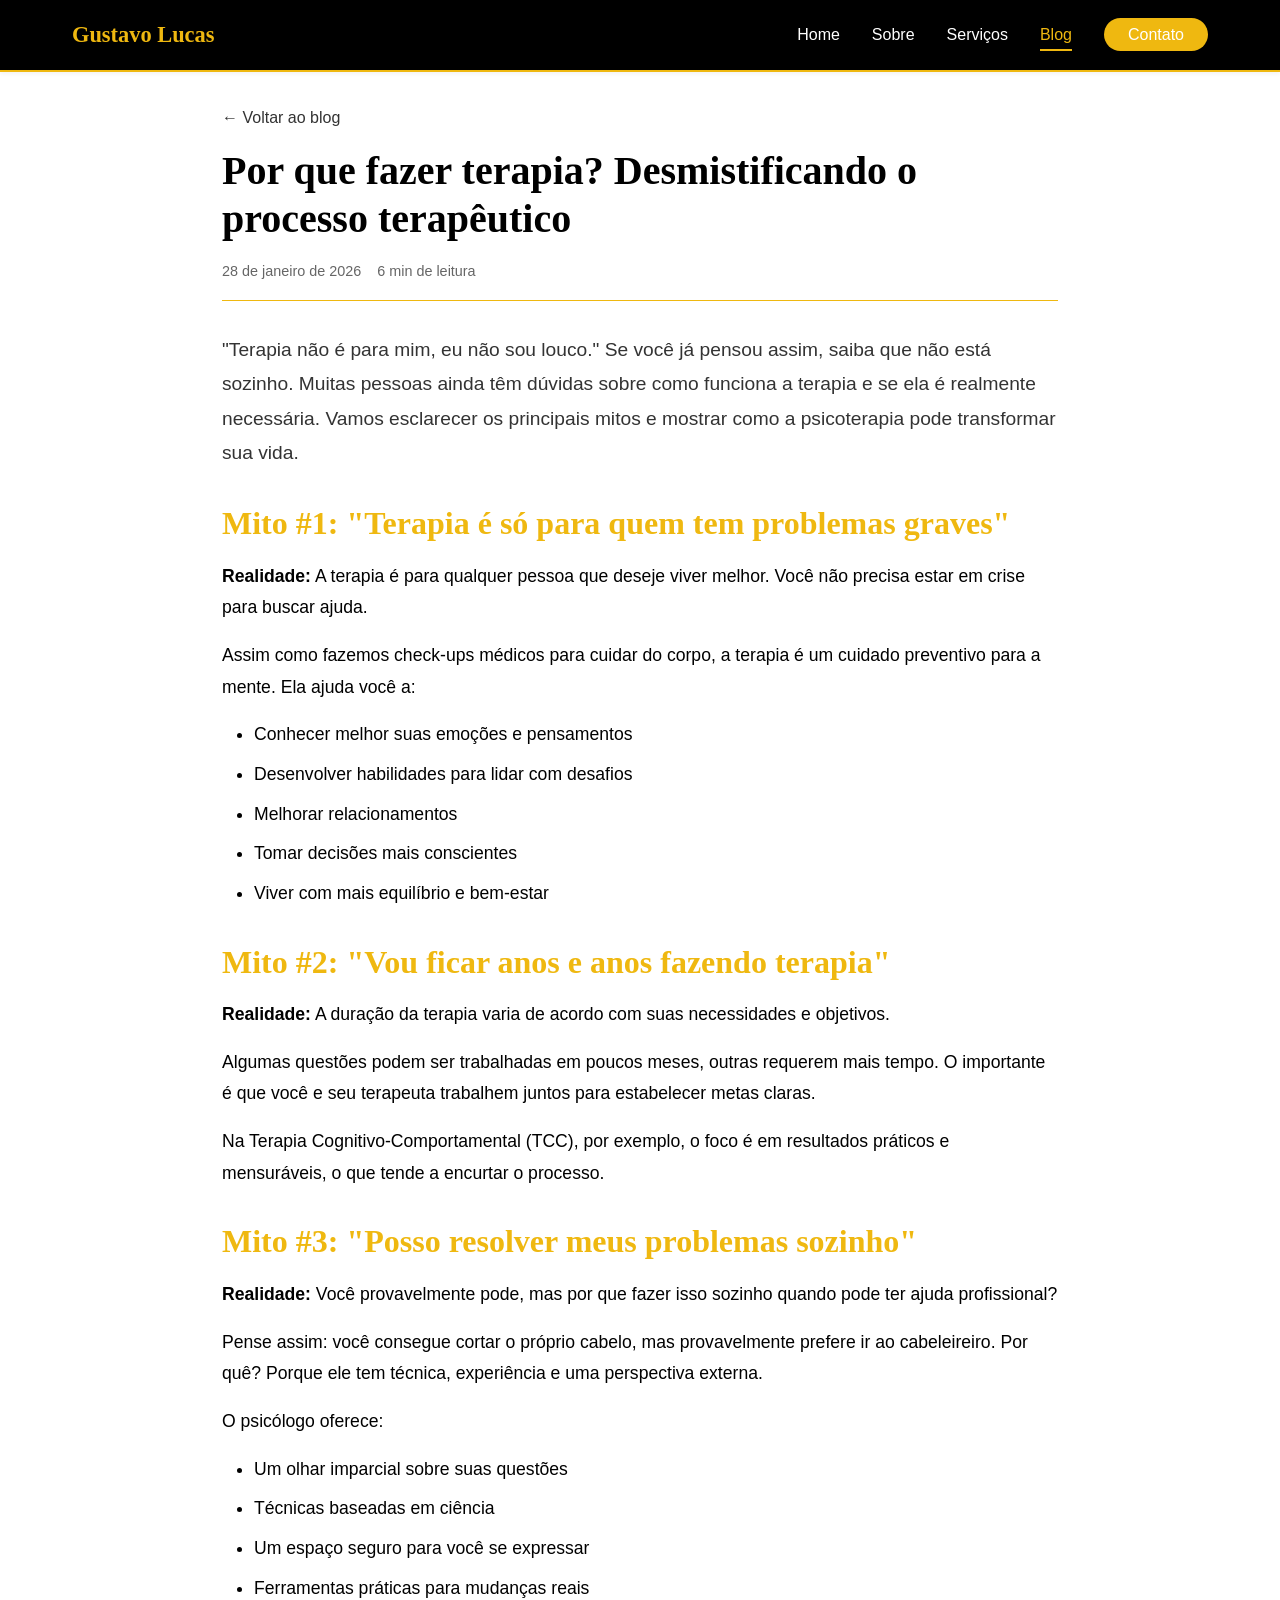
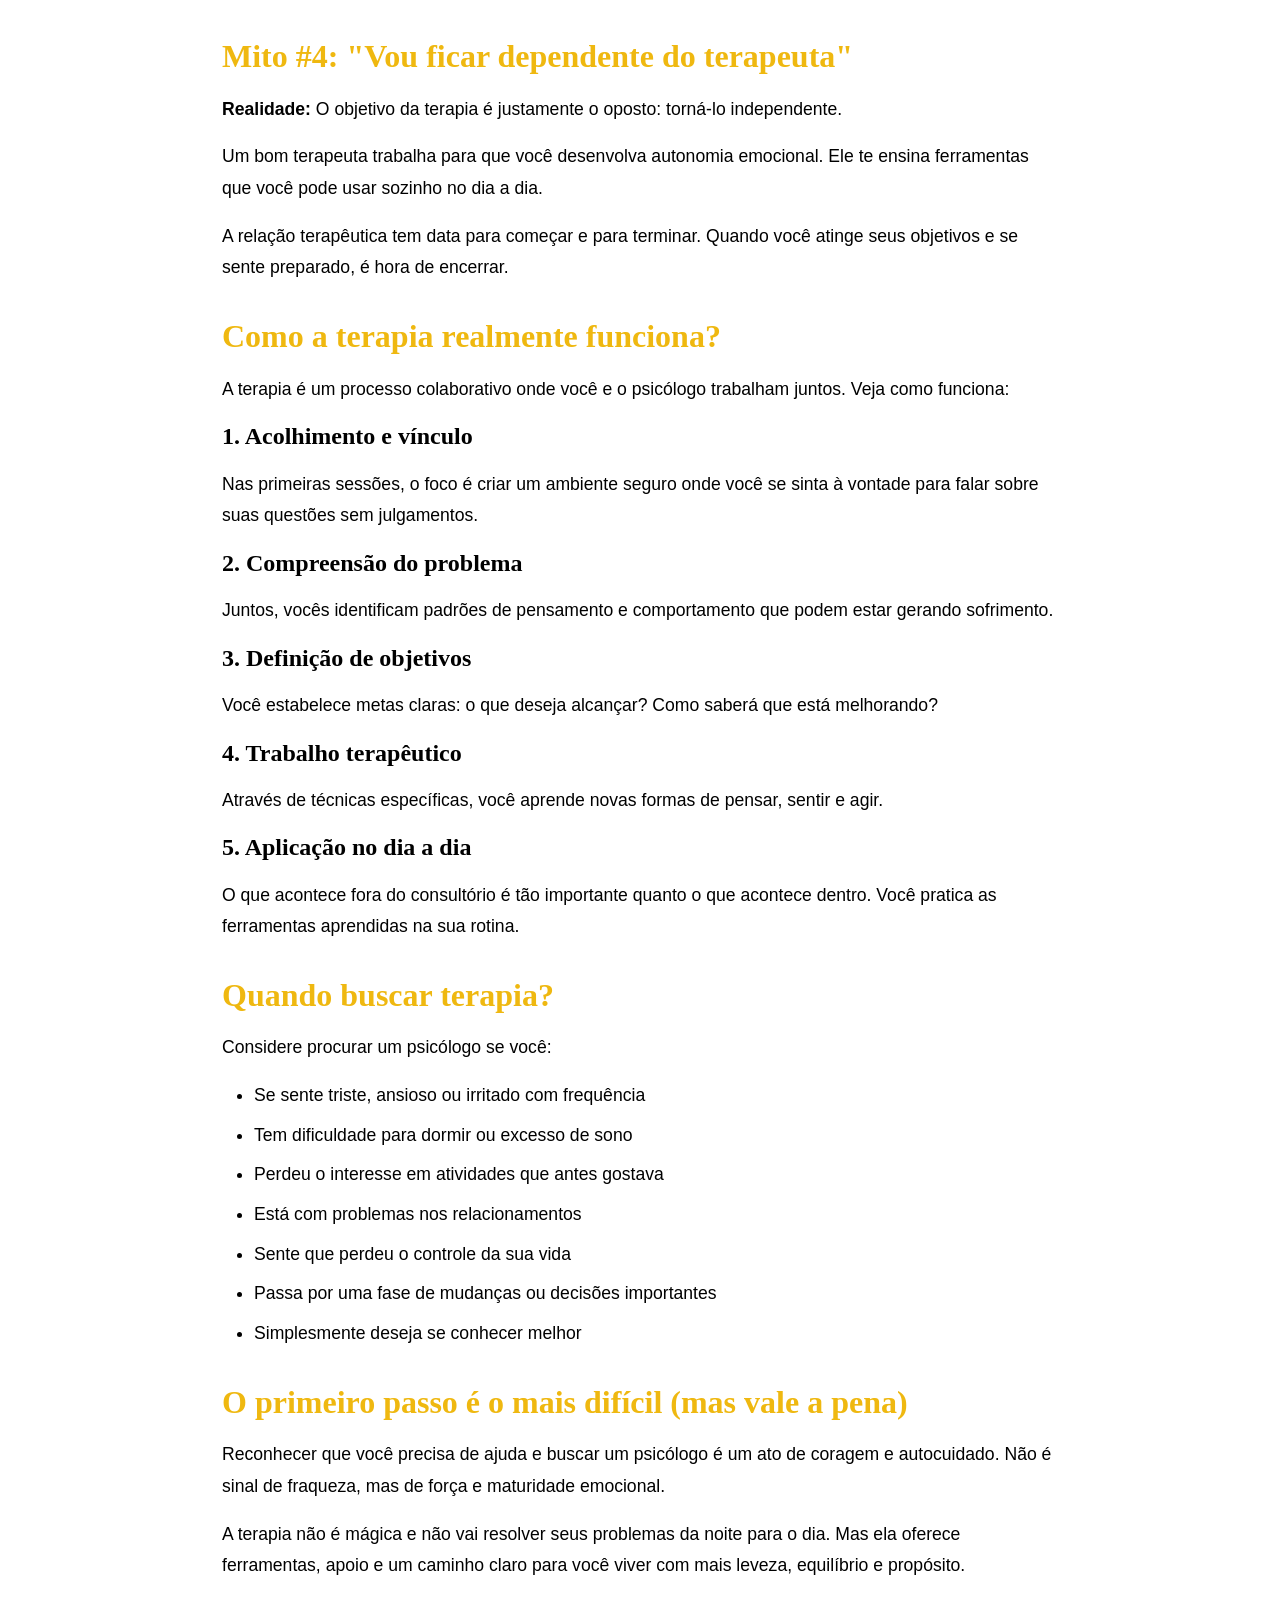
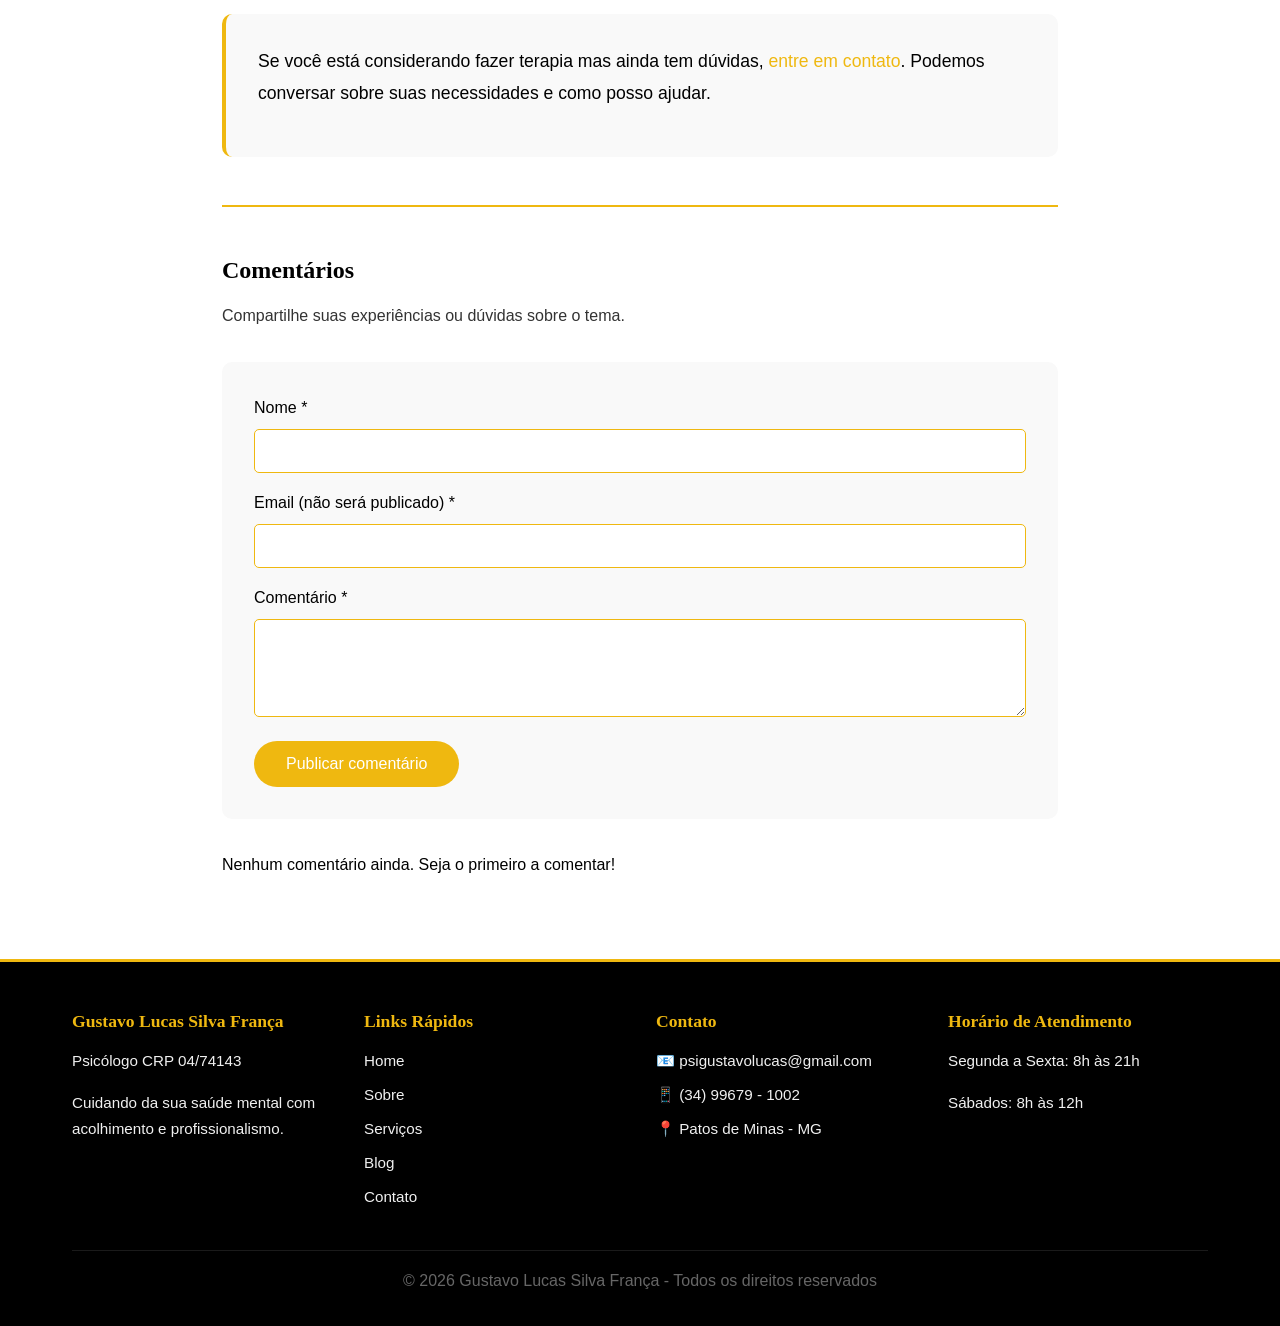
<file: author/blog/porque-fazer-terapia.html>
<!DOCTYPE html>
<html lang="pt-BR">
  <head>
    <meta charset="UTF-8" />
    <meta name="viewport" content="width=device-width, initial-scale=1.0" />
    <meta
      name="description"
      content="Entenda por que fazer terapia e como o processo terapêutico pode transformar sua vida."
    />
    <title>Por que fazer terapia? -Gustavo Lucas Silva França</title>
    <link rel="icon" type="image/png" href="assets/images/favicon.png" />
    <link rel="stylesheet" href="../css/styles.css" />
  </head>
  <body>
    <header class="header">
      <nav class="navbar">
        <div class="container">
          <div class="nav-wrapper">
            <a href="../index.html" class="logo">Gustavo Lucas</a>
            <button class="menu-toggle" aria-label="Abrir menu">
              <span></span>
              <span></span>
              <span></span>
            </button>
            <ul class="nav-menu">
              <li><a href="../index.html">Home</a></li>
              <li><a href="../sobre.html">Sobre</a></li>
              <li><a href="../servicos.html">Serviços</a></li>
              <li><a href="../blog.html" class="active">Blog</a></li>
              <li><a href="../contato.html" class="btn-nav">Contato</a></li>
            </ul>
          </div>
        </div>
      </nav>
    </header>

    <main>
      <article class="blog-post-page section">
        <div class="container-small">
          <div class="post-header">
            <a href="../blog.html" class="back-link">← Voltar ao blog</a>
            <h1 class="post-title">
              Por que fazer terapia? Desmistificando o processo terapêutico
            </h1>
            <div class="post-meta">
              <span class="post-date">28 de janeiro de 2026</span>
              <span class="post-read-time">6 min de leitura</span>
            </div>
          </div>

          <div class="post-content">
            <p class="lead">
              "Terapia não é para mim, eu não sou louco." Se você já pensou
              assim, saiba que não está sozinho. Muitas pessoas ainda têm
              dúvidas sobre como funciona a terapia e se ela é realmente
              necessária. Vamos esclarecer os principais mitos e mostrar como a
              psicoterapia pode transformar sua vida.
            </p>

            <h2>Mito #1: "Terapia é só para quem tem problemas graves"</h2>
            <p>
              <strong>Realidade:</strong> A terapia é para qualquer pessoa que
              deseje viver melhor. Você não precisa estar em crise para buscar
              ajuda.
            </p>
            <p>
              Assim como fazemos check-ups médicos para cuidar do corpo, a
              terapia é um cuidado preventivo para a mente. Ela ajuda você a:
            </p>
            <ul>
              <li>Conhecer melhor suas emoções e pensamentos</li>
              <li>Desenvolver habilidades para lidar com desafios</li>
              <li>Melhorar relacionamentos</li>
              <li>Tomar decisões mais conscientes</li>
              <li>Viver com mais equilíbrio e bem-estar</li>
            </ul>

            <h2>Mito #2: "Vou ficar anos e anos fazendo terapia"</h2>
            <p>
              <strong>Realidade:</strong> A duração da terapia varia de acordo
              com suas necessidades e objetivos.
            </p>
            <p>
              Algumas questões podem ser trabalhadas em poucos meses, outras
              requerem mais tempo. O importante é que você e seu terapeuta
              trabalhem juntos para estabelecer metas claras.
            </p>
            <p>
              Na Terapia Cognitivo-Comportamental (TCC), por exemplo, o foco é
              em resultados práticos e mensuráveis, o que tende a encurtar o
              processo.
            </p>

            <h2>Mito #3: "Posso resolver meus problemas sozinho"</h2>
            <p>
              <strong>Realidade:</strong> Você provavelmente pode, mas por que
              fazer isso sozinho quando pode ter ajuda profissional?
            </p>
            <p>
              Pense assim: você consegue cortar o próprio cabelo, mas
              provavelmente prefere ir ao cabeleireiro. Por quê? Porque ele tem
              técnica, experiência e uma perspectiva externa.
            </p>
            <p>O psicólogo oferece:</p>
            <ul>
              <li>Um olhar imparcial sobre suas questões</li>
              <li>Técnicas baseadas em ciência</li>
              <li>Um espaço seguro para você se expressar</li>
              <li>Ferramentas práticas para mudanças reais</li>
            </ul>

            <h2>Mito #4: "Vou ficar dependente do terapeuta"</h2>
            <p>
              <strong>Realidade:</strong> O objetivo da terapia é justamente o
              oposto: torná-lo independente.
            </p>
            <p>
              Um bom terapeuta trabalha para que você desenvolva autonomia
              emocional. Ele te ensina ferramentas que você pode usar sozinho no
              dia a dia.
            </p>
            <p>
              A relação terapêutica tem data para começar e para terminar.
              Quando você atinge seus objetivos e se sente preparado, é hora de
              encerrar.
            </p>

            <h2>Como a terapia realmente funciona?</h2>
            <p>
              A terapia é um processo colaborativo onde você e o psicólogo
              trabalham juntos. Veja como funciona:
            </p>

            <h3>1. Acolhimento e vínculo</h3>
            <p>
              Nas primeiras sessões, o foco é criar um ambiente seguro onde você
              se sinta à vontade para falar sobre suas questões sem julgamentos.
            </p>

            <h3>2. Compreensão do problema</h3>
            <p>
              Juntos, vocês identificam padrões de pensamento e comportamento
              que podem estar gerando sofrimento.
            </p>

            <h3>3. Definição de objetivos</h3>
            <p>
              Você estabelece metas claras: o que deseja alcançar? Como saberá
              que está melhorando?
            </p>

            <h3>4. Trabalho terapêutico</h3>
            <p>
              Através de técnicas específicas, você aprende novas formas de
              pensar, sentir e agir.
            </p>

            <h3>5. Aplicação no dia a dia</h3>
            <p>
              O que acontece fora do consultório é tão importante quanto o que
              acontece dentro. Você pratica as ferramentas aprendidas na sua
              rotina.
            </p>

            <h2>Quando buscar terapia?</h2>
            <p>Considere procurar um psicólogo se você:</p>
            <ul>
              <li>Se sente triste, ansioso ou irritado com frequência</li>
              <li>Tem dificuldade para dormir ou excesso de sono</li>
              <li>Perdeu o interesse em atividades que antes gostava</li>
              <li>Está com problemas nos relacionamentos</li>
              <li>Sente que perdeu o controle da sua vida</li>
              <li>Passa por uma fase de mudanças ou decisões importantes</li>
              <li>Simplesmente deseja se conhecer melhor</li>
            </ul>

            <h2>O primeiro passo é o mais difícil (mas vale a pena)</h2>
            <p>
              Reconhecer que você precisa de ajuda e buscar um psicólogo é um
              ato de coragem e autocuidado. Não é sinal de fraqueza, mas de
              força e maturidade emocional.
            </p>
            <p>
              A terapia não é mágica e não vai resolver seus problemas da noite
              para o dia. Mas ela oferece ferramentas, apoio e um caminho claro
              para você viver com mais leveza, equilíbrio e propósito.
            </p>

            <div class="post-cta">
              <p>
                Se você está considerando fazer terapia mas ainda tem dúvidas,
                <a href="../contato.html">entre em contato</a>. Podemos
                conversar sobre suas necessidades e como posso ajudar.
              </p>
            </div>
          </div>

          <!-- Sistema de comentários -->
          <div class="comments-section">
            <h3>Comentários</h3>
            <p class="comments-intro">
              Compartilhe suas experiências ou dúvidas sobre o tema.
            </p>

            <form id="comment-form" class="comment-form">
              <div class="form-group">
                <label for="comment-name">Nome *</label>
                <input type="text" id="comment-name" name="name" required />
                <span class="error-message"></span>
              </div>
              <div class="form-group">
                <label for="comment-email">Email (não será publicado) *</label>
                <input type="email" id="comment-email" name="email" required />
                <span class="error-message"></span>
              </div>
              <div class="form-group">
                <label for="comment-text">Comentário *</label>
                <textarea
                  id="comment-text"
                  name="comment"
                  rows="4"
                  required
                ></textarea>
                <span class="error-message"></span>
              </div>
              <button type="submit" class="btn btn-primary">
                Publicar comentário
              </button>
            </form>

            <div id="comments-list" class="comments-list"></div>
          </div>
        </div>
      </article>
    </main>

    <footer class="footer">
      <div class="container">
        <div class="footer-grid">
          <div class="footer-col">
            <h4>Gustavo Lucas Silva França</h4>
            <p>Psicólogo CRP 04/74143</p>
            <p>
              Cuidando da sua saúde mental com acolhimento e profissionalismo.
            </p>
          </div>
          <div class="footer-col">
            <h4>Links Rápidos</h4>
            <ul>
              <li><a href="index.html">Home</a></li>
              <li><a href="sobre.html">Sobre</a></li>
              <li><a href="servicos.html">Serviços</a></li>
              <li><a href="blog.html">Blog</a></li>
              <li><a href="contato.html">Contato</a></li>
            </ul>
          </div>
          <div class="footer-col">
            <h4>Contato</h4>
            <ul>
              <li>📧 psigustavolucas@gmail.com</li>
              <li>📱 (34) 99679 - 1002</li>
              <li>📍 Patos de Minas - MG</li>
            </ul>
          </div>
          <div class="footer-col">
            <h4>Horário de Atendimento</h4>
            <p>Segunda a Sexta: 8h às 21h</p>
            <p>Sábados: 8h às 12h</p>
          </div>
        </div>
        <div class="footer-bottom">
          <p>
            &copy; 2026 Gustavo Lucas Silva França - Todos os direitos
            reservados
          </p>
        </div>
      </div>
    </footer>

    <script src="../js/main.js"></script>
    <script src="../js/comments.js"></script>
  </body>
</html>
</file>
<file: author/css/styles.css>
/* ==========================================
   VARIÁVEIS CSS
   ========================================== */
:root {
  /* Cores principais */
  --primary-color: #efb810;
  --primary-dark: #c89600;
  --primary-light: #f5cc4d;
  --secondary-color: #000000;
  --accent-color: #efb810;

  /* Cores neutras */
  --text-dark: #000000;
  --text-medium: #333333;
  --text-light: #666666;
  --bg-white: #ffffff;
  --bg-light: #f9f9f9;
  --bg-lighter: #f0f0f0;
  --border-color: #efb810;

  /* Cores de feedback */
  --success: #4caf50;
  --error: #e74c3c;
  --warning: #f39c12;

  /* Tipografia */
  --font-main: -apple-system, BlinkMacSystemFont, "Segoe UI", Roboto,
    "Helvetica Neue", Arial, sans-serif;
  --font-heading: "Georgia", serif;

  /* Espaçamentos */
  --spacing-xs: 0.5rem;
  --spacing-sm: 1rem;
  --spacing-md: 2rem;
  --spacing-lg: 3rem;
  --spacing-xl: 4rem;

  /* Transições */
  --transition: all 0.3s ease;

  /* Sombras */
  --shadow-sm: 0 2px 4px rgba(0, 0, 0, 0.05);
  --shadow-md: 0 4px 8px rgba(0, 0, 0, 0.1);
  --shadow-lg: 0 8px 16px rgba(0, 0, 0, 0.15);
}

/* ==========================================
   RESET E ESTILOS BASE
   ========================================== */
* {
  margin: 0;
  padding: 0;
  box-sizing: border-box;
}

html {
  scroll-behavior: smooth;
}

body {
  font-family: var(--font-main);
  font-size: 16px;
  line-height: 1.7;
  color: var(--text-dark);
  background-color: var(--bg-white);
}

img {
  max-width: 100%;
  height: auto;
  display: block;
}

a {
  color: var(--primary-color);
  text-decoration: none;
  transition: var(--transition);
}

a:hover {
  color: var(--primary-dark);
}

/* ==========================================
   TIPOGRAFIA
   ========================================== */
h1,
h2,
h3,
h4,
h5,
h6 {
  font-family: var(--font-heading);
  font-weight: 600;
  line-height: 1.3;
  color: var(--text-dark);
  margin-bottom: var(--spacing-sm);
}

h1 {
  font-size: 2.5rem;
}
h2 {
  font-size: 2rem;
}
h3 {
  font-size: 1.5rem;
}
h4 {
  font-size: 1.25rem;
}

p {
  margin-bottom: var(--spacing-sm);
}

.lead {
  font-size: 1.2rem;
  color: var(--text-medium);
  line-height: 1.8;
}

/* ==========================================
   UTILITÁRIOS
   ========================================== */
.container {
  max-width: 1200px;
  margin: 0 auto;
  padding: 0 var(--spacing-md);
}

.container-small {
  max-width: 900px;
  margin: 0 auto;
  padding: 0 var(--spacing-md);
}

.section {
  padding: var(--spacing-xl) 0;
}

.section-header {
  text-align: center;
  margin-bottom: var(--spacing-lg);
}

.section-header h2 {
  font-size: 2.2rem;
  margin-bottom: var(--spacing-sm);
}

.section-header p {
  font-size: 1.1rem;
  color: var(--text-medium);
}

.text-center {
  text-align: center;
}

.bg-light {
  background-color: var(--bg-light);
}

.bg-primary {
  background-color: #000000;
  color: var(--primary-color);
  border-top: 2px solid var(--primary-color);
  border-bottom: 2px solid var(--primary-color);
}

.bg-primary h2,
.bg-primary p {
  color: var(--bg-white);
}

.bg-primary h2 {
  color: var(--primary-color);
}

/* ==========================================
   BOTÕES
   ========================================== */
.btn {
  display: inline-block;
  padding: 0.875rem 2rem;
  font-size: 1rem;
  font-weight: 500;
  text-align: center;
  border: none;
  border-radius: 50px;
  cursor: pointer;
  transition: var(--transition);
  text-decoration: none;
}

.btn-primary {
  background-color: var(--primary-color);
  color: var(--bg-white);
}

.btn-primary:hover {
  background-color: var(--primary-dark);
  color: var(--bg-white);
  transform: translateY(-2px);
  box-shadow: var(--shadow-md);
}

.btn-secondary {
  background-color: var(--primary-color);
  color: var(--bg-white);
}

.btn-secondary:hover {
  background-color: var(--primary-dark);
  color: var(--bg-white);
  transform: translateY(-2px);
  box-shadow: var(--shadow-md);
}

.btn-outline {
  background-color: transparent;
  color: var(--text-dark);
  border: 2px solid var(--text-dark);
}

.btn-outline:hover {
  background-color: var(--text-dark);
  color: var(--bg-white);
}

.btn-white {
  background-color: #000000;
  color: var(--primary-color);
  border: 2px solid var(--primary-color);
}

.btn-white:hover {
  background-color: var(--primary-color);
  color: #000000;
  transform: translateY(-2px);
}

.btn-whatsapp {
  background-color: #25d366;
  color: var(--bg-white);
  margin-top: var(--spacing-xs);
}

.btn-whatsapp:hover {
  background-color: #20ba5a;
  color: var(--bg-white);
}

.btn-block {
  width: 100%;
  display: block;
}

/* ==========================================
   HEADER E NAVEGAÇÃO
   ========================================== */
.header {
  background-color: #000000;
  box-shadow: 0 2px 8px rgba(239, 184, 16, 0.3);
  position: sticky;
  top: 0;
  z-index: 1000;
  border-bottom: 2px solid var(--primary-color);
}

.navbar {
  padding: var(--spacing-sm) 0;
}

.nav-wrapper {
  display: flex;
  justify-content: space-between;
  align-items: center;
}

.logo {
  font-family: var(--font-heading);
  font-size: 1.4rem;
  font-weight: 700;
  color: var(--primary-color);
}

.nav-menu {
  display: flex;
  list-style: none;
  gap: var(--spacing-md);
  align-items: center;
}

.nav-menu a {
  color: #ffffff;
  font-weight: 500;
  padding: 0.5rem 0;
  position: relative;
}

.nav-menu a:hover,
.nav-menu a.active {
  color: var(--primary-color);
}

.nav-menu a.active::after {
  content: "";
  position: absolute;
  bottom: 0;
  left: 0;
  width: 100%;
  height: 2px;
  background-color: var(--primary-color);
}

.btn-nav {
  padding: 0.5rem 1.5rem !important;
  background-color: var(--primary-color);
  color: var(--bg-white) !important;
  border-radius: 50px;
}

.btn-nav:hover {
  background-color: var(--primary-dark);
}

/* Remove a barrinha de página ativa SOMENTE do botão de contato */
.nav-menu a.btn-nav.active::after {
  display: none;
}
/* Menu mobile */
.menu-toggle {
  display: none;
  flex-direction: column;
  background: none;
  border: none;
  cursor: pointer;
  padding: 0.5rem;
}

.menu-toggle span {
  width: 25px;
  height: 3px;
  background-color: var(--text-dark);
  margin: 3px 0;
  transition: var(--transition);
}

/* ==========================================
   HERO SECTION
   ========================================== */
.hero {
  background: linear-gradient(135deg, #000000 0%, #1a1a1a 50%, #000000 100%);
  color: var(--primary-color);
  padding: var(--spacing-xl) 0;
  text-align: center;
  border-bottom: 3px solid var(--primary-color);
}

.hero-content {
  max-width: 800px;
  margin: 0 auto;
  padding: var(--spacing-lg) var(--spacing-md);
}

.hero-title {
  font-size: 3rem;
  color: var(--primary-color);
  margin-bottom: var(--spacing-sm);
  animation: fadeInUp 0.8s ease;
}

.hero-subtitle {
  font-size: 1.3rem;
  margin-bottom: var(--spacing-md);
  color: #ffffff;
  opacity: 0.95;
  animation: fadeInUp 0.8s ease 0.2s backwards;
}

.hero-buttons {
  display: flex;
  gap: var(--spacing-sm);
  justify-content: center;
  flex-wrap: wrap;
  animation: fadeInUp 0.8s ease 0.4s backwards;
}

/* ==========================================
   PAGE HERO (páginas internas)
   ========================================== */
.page-hero {
  background: linear-gradient(135deg, #000000 0%, #1a1a1a 50%, #000000 100%);
  color: var(--primary-color);
  padding: var(--spacing-lg) 0;
  text-align: center;
  border-bottom: 3px solid var(--primary-color);
}

.page-hero h1 {
  color: var(--primary-color);
  font-size: 2.5rem;
  margin-bottom: var(--spacing-xs);
}

.page-hero p {
  font-size: 1.2rem;
  color: #ffffff;
  opacity: 0.95;
}

/* ==========================================
   SEÇÕES DO SITE
   ========================================== */

/* Welcome Section */
.welcome-grid {
  display: grid;
  grid-template-columns: 1fr 1fr;
  gap: var(--spacing-lg);
  align-items: center;
}

.welcome-text h2 {
  font-size: 2.2rem;
  margin-bottom: var(--spacing-sm);
}

.placeholder-image {
  width: 100%;
  aspect-ratio: 1;
  border-radius: 10px;
  overflow: hidden;
  box-shadow: var(--shadow-md);
}

.placeholder-image.large {
  aspect-ratio: 4/5;
}

/* Services Grid */
.services-grid {
  display: grid;
  grid-template-columns: repeat(auto-fit, minmax(280px, 1fr));
  gap: var(--spacing-md);
  margin-bottom: var(--spacing-md);
}

.service-card {
  background-color: var(--bg-white);
  padding: var(--spacing-md);
  border-radius: 10px;
  box-shadow: var(--shadow-sm);
  transition: var(--transition);
  text-align: center;
}

.service-card:hover {
  transform: translateY(-5px);
  box-shadow: var(--shadow-lg);
}

.service-icon {
  width: 64px;
  height: 64px;
  margin: 0 auto var(--spacing-sm);
  color: var(--primary-color);
}

.service-card h3 {
  color: var(--primary-color);
  margin-bottom: var(--spacing-sm);
}

/* Blog Grid */
.blog-grid {
  display: grid;
  grid-template-columns: repeat(auto-fill, minmax(300px, 1fr));
  gap: var(--spacing-md);
}

.blog-card {
  background-color: var(--bg-white);
  border-radius: 10px;
  overflow: hidden;
  box-shadow: var(--shadow-sm);
  transition: var(--transition);
  display: flex;
  flex-direction: column;
}

.blog-card:hover {
  transform: translateY(-5px);
  box-shadow: var(--shadow-lg);
}

.blog-card-image {
  width: 100%;
  height: 200px;
  background-color: var(--bg-lighter);
  display: flex;
  align-items: center;
  justify-content: center;
  overflow: hidden;
}

.blog-card-image img {
  width: 100%;
  height: 100%;
  object-fit: cover; /* A mágica do preenchimento! */
  object-position: center; /* Mantém a imagem centralizada */
  display: block;
}

.blog-card-content {
  padding: var(--spacing-md);
  flex-grow: 1;
  display: flex;
  flex-direction: column;
}

.blog-card-meta {
  font-size: 0.875rem;
  color: var(--text-light);
  margin-bottom: var(--spacing-xs);
}

.blog-card-title {
  font-size: 1.3rem;
  margin-bottom: var(--spacing-sm);
  color: var(--text-dark);
}

.blog-card-excerpt {
  color: var(--text-medium);
  margin-bottom: var(--spacing-sm);
  flex-grow: 1;
}

.blog-card-link {
  color: var(--primary-color);
  font-weight: 500;
}

/* CTA Section */
.cta-content {
  text-align: center;
  padding: var(--spacing-md);
}

.cta-content h2 {
  color: var(--bg-white);
  font-size: 2.2rem;
  margin-bottom: var(--spacing-sm);
}

.cta-content p {
  font-size: 1.2rem;
  margin-bottom: var(--spacing-md);
  opacity: 0.95;
}

/* ==========================================
   ABOUT PAGE
   ========================================== */
.about-grid {
  display: grid;
  grid-template-columns: 1fr 1.5fr;
  gap: var(--spacing-lg);
  align-items: start;
}

.formation-grid {
  display: grid;
  grid-template-columns: repeat(auto-fit, minmax(250px, 1fr));
  gap: var(--spacing-md);
  margin-top: var(--spacing-md);
}

.formation-card {
  background-color: var(--bg-white);
  padding: var(--spacing-md);
  border-radius: 10px;
  box-shadow: var(--shadow-sm);
  text-align: center;
}

.formation-icon {
  font-size: 3rem;
  margin-bottom: var(--spacing-sm);
}

.formation-card h3 {
  font-size: 1.1rem;
  margin-bottom: var(--spacing-xs);
}

.formation-card .year {
  color: var(--text-light);
  font-size: 0.9rem;
}

.approach-features {
  display: grid;
  grid-template-columns: repeat(auto-fit, minmax(250px, 1fr));
  gap: var(--spacing-md);
  margin-top: var(--spacing-md);
}

.feature {
  padding: var(--spacing-md);
  background-color: var(--bg-lighter);
  border-radius: 10px;
}

.feature h3 {
  font-size: 1.2rem;
  margin-bottom: var(--spacing-xs);
}

.why-grid {
  display: grid;
  grid-template-columns: repeat(auto-fit, minmax(250px, 1fr));
  gap: var(--spacing-md);
  margin-top: var(--spacing-md);
}

.why-card {
  padding: var(--spacing-md);
  background-color: var(--bg-white);
  border-radius: 10px;
  box-shadow: var(--shadow-sm);
}

.why-number {
  display: inline-block;
  width: 40px;
  height: 40px;
  background-color: var(--primary-color);
  color: var(--bg-white);
  border-radius: 50%;
  text-align: center;
  line-height: 40px;
  font-weight: bold;
  margin-bottom: var(--spacing-sm);
}

/* ==========================================
   SERVICES PAGE
   ========================================== */
.service-detail-grid {
  display: grid;
  grid-template-columns: 1.5fr 1fr;
  gap: var(--spacing-lg);
  align-items: center;
}

.service-detail-grid.reverse {
  grid-template-columns: 1fr 1.5fr;
}

.service-detail-grid.reverse .service-detail-image {
  order: -1;
}

.checklist {
  list-style: none;
  margin: var(--spacing-sm) 0;
}

.checklist li {
  padding-left: 1.5rem;
  margin-bottom: var(--spacing-xs);
  position: relative;
}

.checklist li::before {
  content: "✓";
  position: absolute;
  left: 0;
  color: var(--success);
  font-weight: bold;
}

.steps-grid {
  display: grid;
  grid-template-columns: repeat(auto-fit, minmax(250px, 1fr));
  gap: var(--spacing-md);
  margin-top: var(--spacing-md);
}

.step-card {
  background-color: var(--bg-white);
  padding: var(--spacing-md);
  border-radius: 10px;
  box-shadow: var(--shadow-sm);
  text-align: center;
}

.step-number {
  display: inline-block;
  width: 50px;
  height: 50px;
  background-color: var(--primary-color);
  color: var(--bg-white);
  border-radius: 50%;
  font-size: 1.5rem;
  font-weight: bold;
  line-height: 50px;
  margin-bottom: var(--spacing-sm);
}

/* FAQ */
.faq-list {
  max-width: 800px;
  margin: var(--spacing-md) auto 0;
}

.faq-item {
  background-color: var(--bg-white);
  margin-bottom: var(--spacing-sm);
  border-radius: 10px;
  box-shadow: var(--shadow-sm);
  overflow: hidden;
}

.faq-question {
  width: 100%;
  padding: var(--spacing-sm) var(--spacing-md);
  background-color: var(--bg-white);
  border: none;
  text-align: left;
  font-size: 1.1rem;
  font-weight: 500;
  cursor: pointer;
  display: flex;
  justify-content: space-between;
  align-items: center;
  transition: var(--transition);
}

.faq-question:hover {
  background-color: var(--bg-light);
}

.faq-icon {
  font-size: 1.5rem;
  font-weight: 300;
  color: var(--primary-color);
  transition: var(--transition);
}

.faq-item.active .faq-icon {
  transform: rotate(45deg);
}

.faq-answer {
  max-height: 0;
  overflow: hidden;
  transition: max-height 0.3s ease;
}

.faq-item.active .faq-answer {
  max-height: 500px;
}

.faq-answer p {
  padding: 0 var(--spacing-md) var(--spacing-md);
  color: var(--text-medium);
}

/* ==========================================
   CONTACT PAGE
   ========================================== */
.contact-grid {
  display: grid;
  grid-template-columns: 1fr 1.2fr;
  gap: var(--spacing-lg);
}

.contact-methods {
  margin-top: var(--spacing-md);
}

.contact-method {
  display: flex;
  gap: var(--spacing-sm);
  margin-bottom: var(--spacing-md);
  padding-bottom: var(--spacing-md);
  border-bottom: 1px solid var(--border-color);
}

.contact-method:last-child {
  border-bottom: none;
}

.contact-icon {
  font-size: 2rem;
  flex-shrink: 0;
}

.contact-method h3 {
  font-size: 1.1rem;
  margin-bottom: 0.25rem;
}

.contact-form-wrapper {
  background-color: var(--bg-light);
  padding: var(--spacing-md);
  border-radius: 10px;
}

.contact-form h3 {
  margin-bottom: var(--spacing-xs);
}

.form-description {
  color: var(--text-medium);
  margin-bottom: var(--spacing-md);
}

.form-group {
  margin-bottom: var(--spacing-sm);
}

.form-group label {
  display: block;
  font-weight: 500;
  margin-bottom: 0.5rem;
  color: var(--text-dark);
}

.form-group input,
.form-group select,
.form-group textarea {
  width: 100%;
  padding: 0.75rem;
  border: 1px solid var(--border-color);
  border-radius: 5px;
  font-family: var(--font-main);
  font-size: 1rem;
  transition: var(--transition);
}

.form-group input:focus,
.form-group select:focus,
.form-group textarea:focus {
  outline: none;
  border-color: var(--primary-color);
  box-shadow: 0 0 0 3px rgba(91, 159, 191, 0.1);
}

.error-message {
  color: var(--error);
  font-size: 0.875rem;
  margin-top: 0.25rem;
  display: none;
}

.form-group.error .error-message {
  display: block;
}

.form-group.error input,
.form-group.error select,
.form-group.error textarea {
  border-color: var(--error);
}

.form-feedback {
  margin-top: var(--spacing-sm);
  padding: var(--spacing-sm);
  border-radius: 5px;
  display: none;
}

.form-feedback.success {
  background-color: #d4edda;
  color: #155724;
  border: 1px solid #c3e6cb;
  display: block;
}

.form-feedback.error {
  background-color: #f8d7da;
  color: #721c24;
  border: 1px solid #f5c6cb;
  display: block;
}

.info-cards {
  display: grid;
  grid-template-columns: repeat(auto-fit, minmax(280px, 1fr));
  gap: var(--spacing-md);
  margin-top: var(--spacing-md);
}

.info-card {
  background-color: var(--bg-white);
  padding: var(--spacing-md);
  border-radius: 10px;
  box-shadow: var(--shadow-sm);
}

.info-card h3 {
  color: var(--primary-color);
  margin-bottom: var(--spacing-sm);
}

/* ==========================================
   BLOG POST PAGE
   ========================================== */
.blog-post-page {
  padding-top: var(--spacing-md);
}

.post-header {
  margin-bottom: var(--spacing-md);
}

.back-link {
  display: inline-block;
  color: var(--text-medium);
  margin-bottom: var(--spacing-sm);
}

.back-link:hover {
  color: var(--primary-color);
}

.post-title {
  font-size: 2.5rem;
  line-height: 1.2;
  margin-bottom: var(--spacing-sm);
}

.post-meta {
  display: flex;
  gap: var(--spacing-sm);
  color: var(--text-light);
  font-size: 0.9rem;
  padding-bottom: var(--spacing-sm);
  border-bottom: 1px solid var(--border-color);
}

.post-content {
  font-size: 1.1rem;
  line-height: 1.8;
  margin: var(--spacing-md) 0;
}

.post-content h2 {
  margin-top: var(--spacing-md);
  margin-bottom: var(--spacing-sm);
  color: var(--primary-color);
}

.post-content ul {
  margin: var(--spacing-sm) 0;
  padding-left: var(--spacing-md);
}

.post-content ul li {
  margin-bottom: 0.5rem;
}

.post-cta {
  background-color: var(--bg-light);
  padding: var(--spacing-md);
  border-radius: 10px;
  margin: var(--spacing-md) 0;
  border-left: 4px solid var(--primary-color);
}

/* Comments Section */
.comments-section {
  margin-top: var(--spacing-lg);
  padding-top: var(--spacing-lg);
  border-top: 2px solid var(--border-color);
}

.comments-intro {
  color: var(--text-medium);
  margin-bottom: var(--spacing-md);
}

.comment-form {
  background-color: var(--bg-light);
  padding: var(--spacing-md);
  border-radius: 10px;
  margin-bottom: var(--spacing-md);
}

.comments-list {
  margin-top: var(--spacing-md);
}

.comment {
  background-color: var(--bg-light);
  padding: var(--spacing-sm);
  border-radius: 10px;
  margin-bottom: var(--spacing-sm);
}

.comment-header {
  display: flex;
  justify-content: space-between;
  align-items: center;
  margin-bottom: 0.5rem;
}

.comment-author {
  font-weight: 600;
  color: var(--primary-color);
}

.comment-date {
  font-size: 0.85rem;
  color: var(--text-light);
}

.comment-text {
  color: var(--text-dark);
  line-height: 1.6;
}

/* ==========================================
   FOOTER
   ========================================== */
.footer {
  background-color: #000000;
  color: var(--bg-lighter);
  padding: var(--spacing-lg) 0 var(--spacing-sm);
  border-top: 3px solid var(--primary-color);
}

.footer-grid {
  display: grid;
  grid-template-columns: repeat(auto-fit, minmax(250px, 1fr));
  gap: var(--spacing-md);
  margin-bottom: var(--spacing-md);
}

.footer-col h4 {
  color: var(--primary-color);
  margin-bottom: var(--spacing-sm);
  font-size: 1.1rem;
}

.footer-col p,
.footer-col ul {
  color: var(--bg-lighter);
  font-size: 0.95rem;
}

.footer-col ul {
  list-style: none;
}

.footer-col ul li {
  margin-bottom: 0.5rem;
}

.footer-col a {
  color: var(--bg-lighter);
}

.footer-col a:hover {
  color: var(--primary-light);
}

.footer-bottom {
  padding-top: var(--spacing-sm);
  border-top: 1px solid rgba(255, 255, 255, 0.1);
  text-align: center;
  color: var(--text-light);
}

/* ==========================================
   ANIMAÇÕES
   ========================================== */
@keyframes fadeInUp {
  from {
    opacity: 0;
    transform: translateY(30px);
  }
  to {
    opacity: 1;
    transform: translateY(0);
  }
}

/* ==========================================
   RESPONSIVIDADE
   ========================================== */

/* Tablets */
@media (max-width: 768px) {
  h1 {
    font-size: 2rem;
  }
  h2 {
    font-size: 1.75rem;
  }

  .hero-title {
    font-size: 2.2rem;
  }
  .hero-subtitle {
    font-size: 1.1rem;
  }

  .welcome-grid,
  .about-grid,
  .service-detail-grid,
  .service-detail-grid.reverse,
  .contact-grid {
    grid-template-columns: 1fr;
  }

  .service-detail-grid.reverse .service-detail-image {
    order: 0;
  }

  .nav-menu {
    position: fixed;
    top: 70px;
    left: -100%;
    width: 100%;
    height: calc(100vh - 70px);
    background-color: var(--bg-white);
    flex-direction: column;
    padding: var(--spacing-md);
    box-shadow: var(--shadow-lg);
    transition: left 0.3s ease;
  }

  .nav-menu.active {
    left: 0;
  }

  .menu-toggle {
    display: flex;
  }

  .menu-toggle.active span:nth-child(1) {
    transform: rotate(45deg) translate(8px, 8px);
  }

  .menu-toggle.active span:nth-child(2) {
    opacity: 0;
  }

  .menu-toggle.active span:nth-child(3) {
    transform: rotate(-45deg) translate(6px, -6px);
  }
}

/* Mobile */
@media (max-width: 480px) {
  .hero-title {
    font-size: 1.8rem;
  }
  .hero-subtitle {
    font-size: 1rem;
  }
  .post-title {
    font-size: 1.8rem;
  }

  .hero-buttons {
    flex-direction: column;
  }

  .btn {
    width: 100%;
  }

  .blog-grid {
    grid-template-columns: 1fr;
  }

  .section {
    padding: var(--spacing-md) 0;
  }
}
</file>
